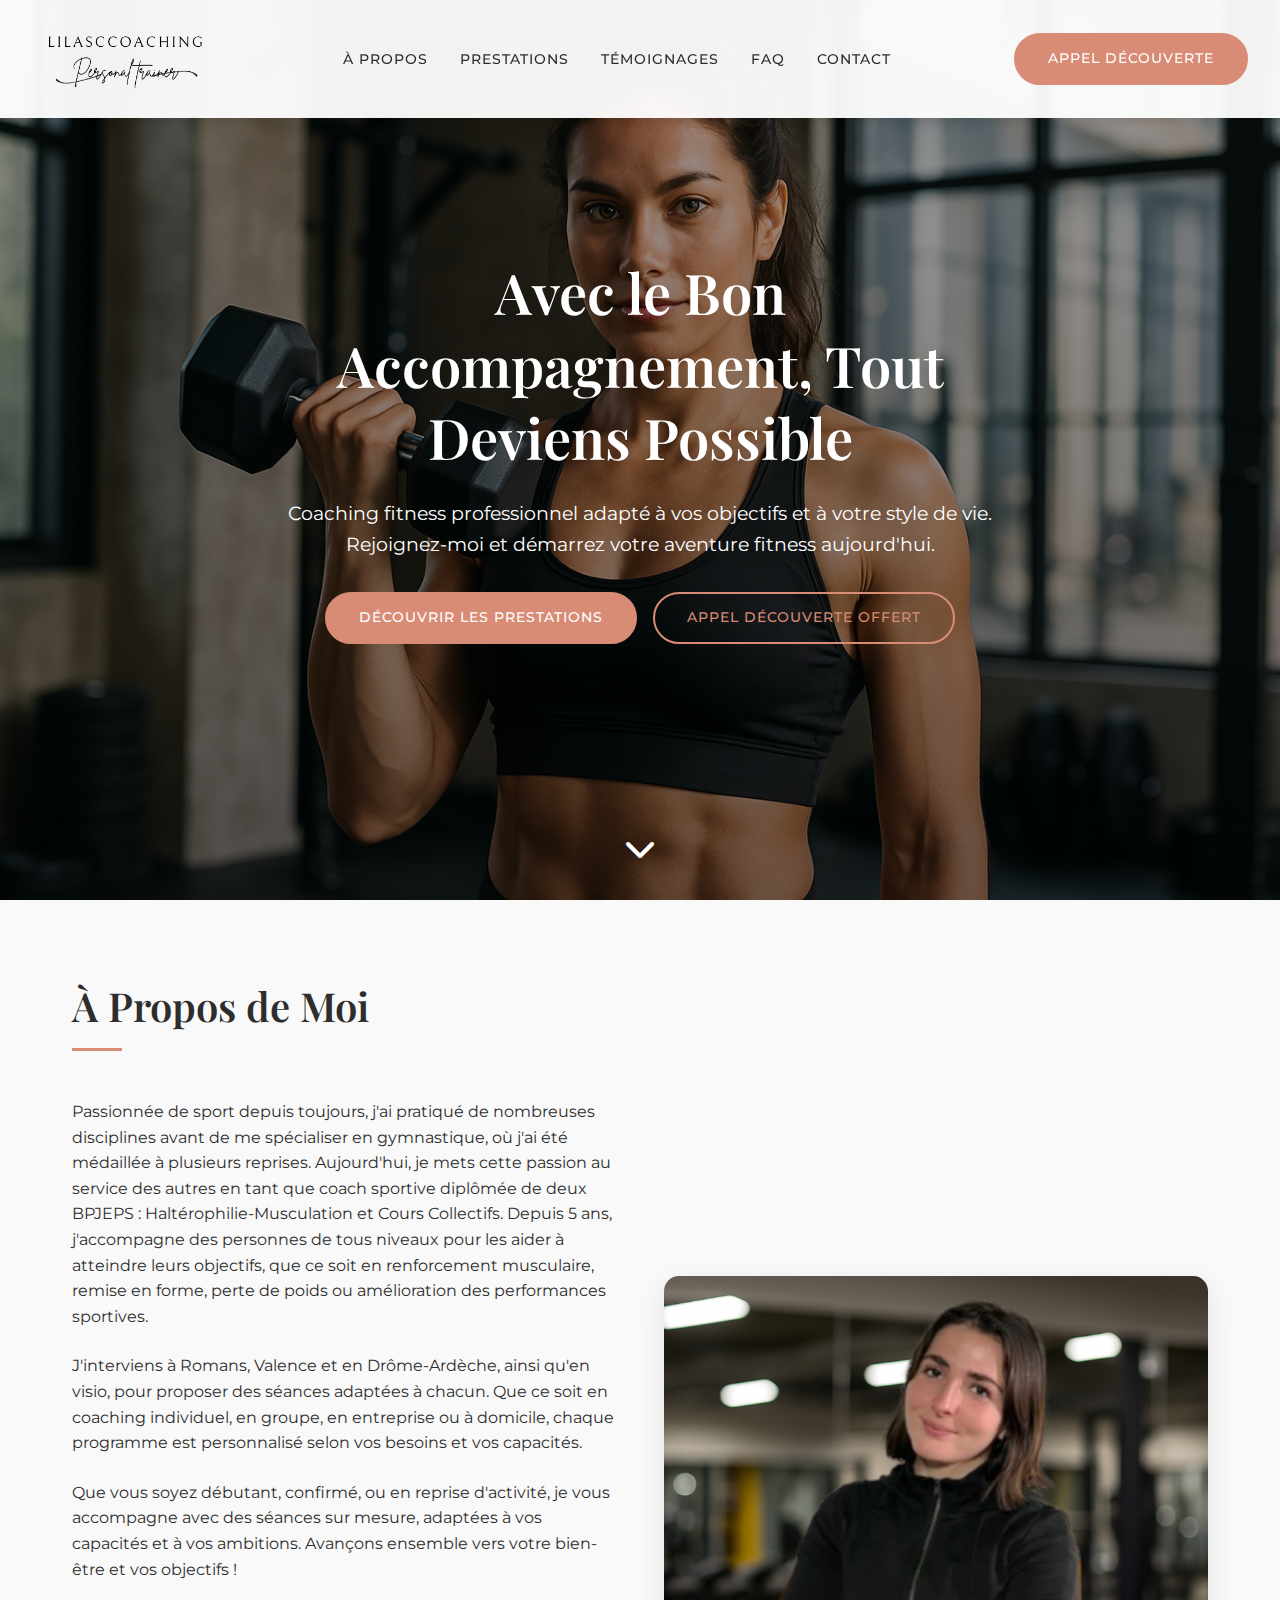
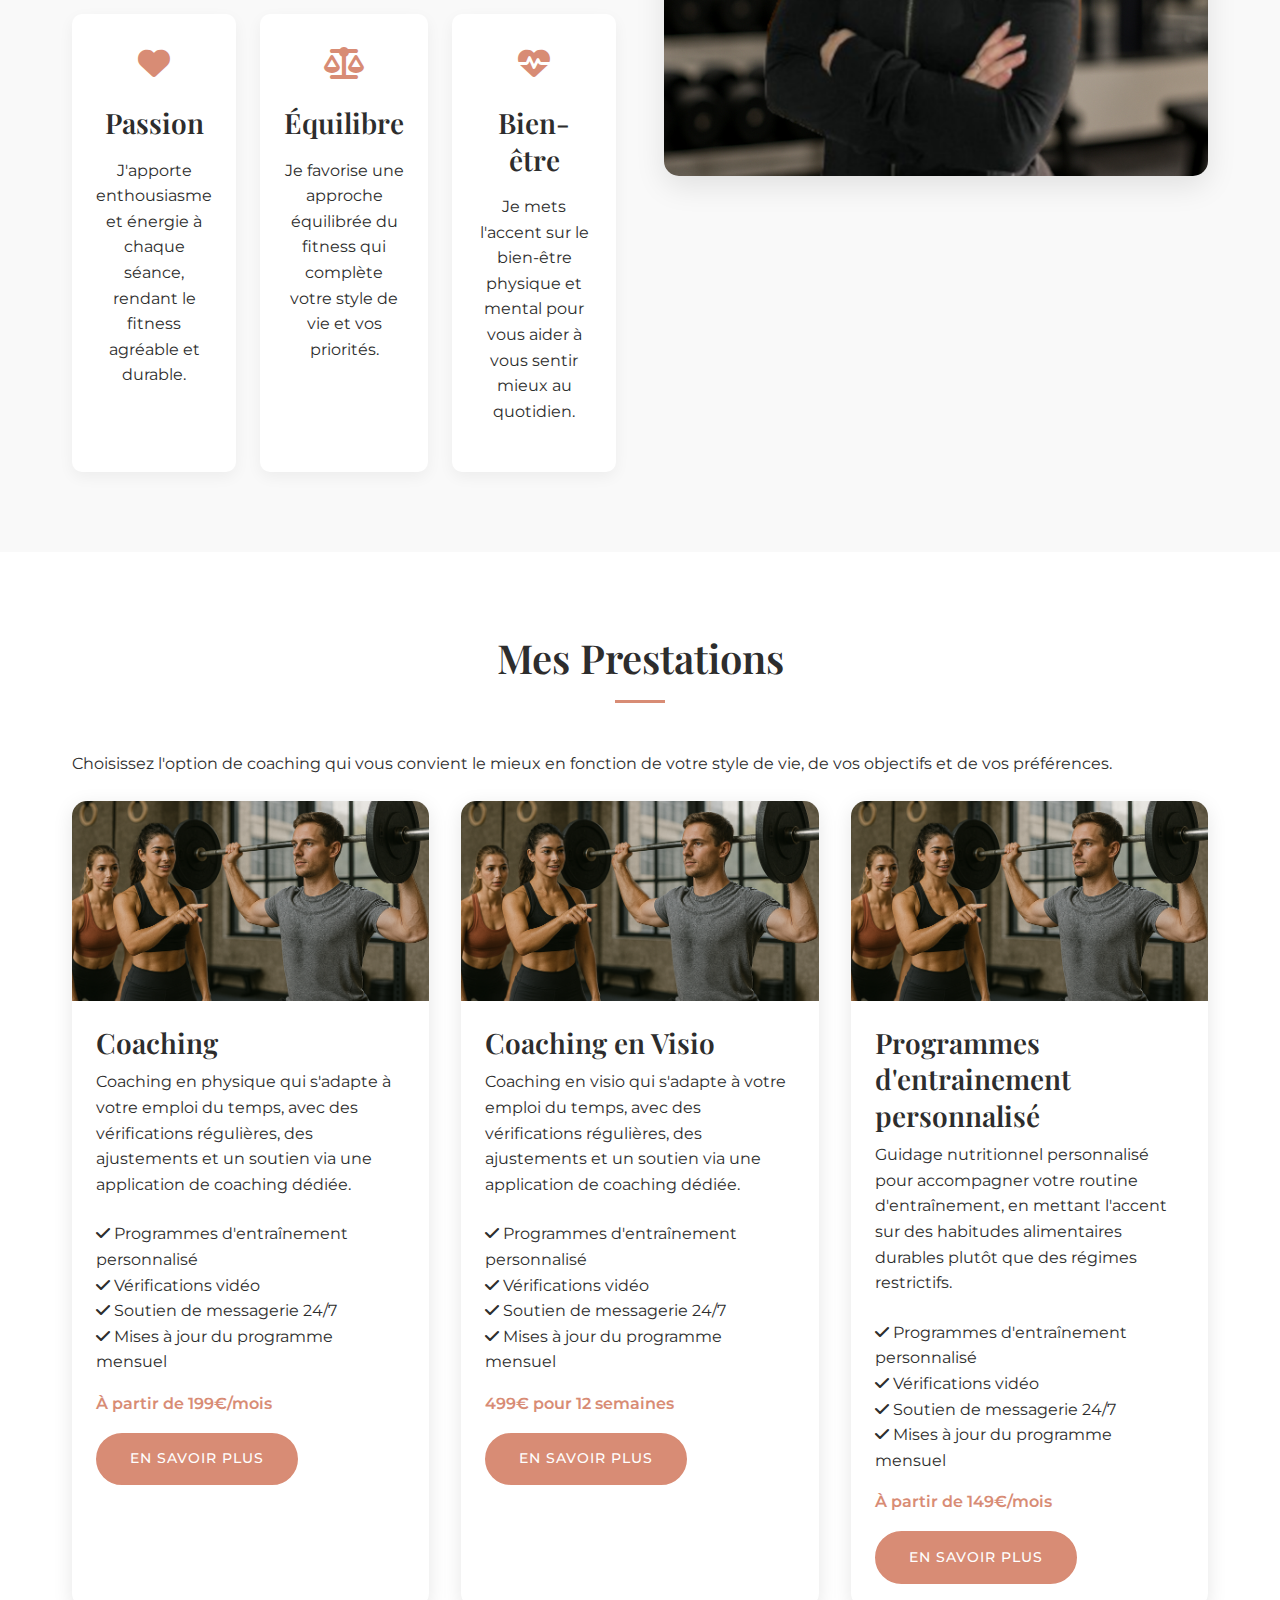
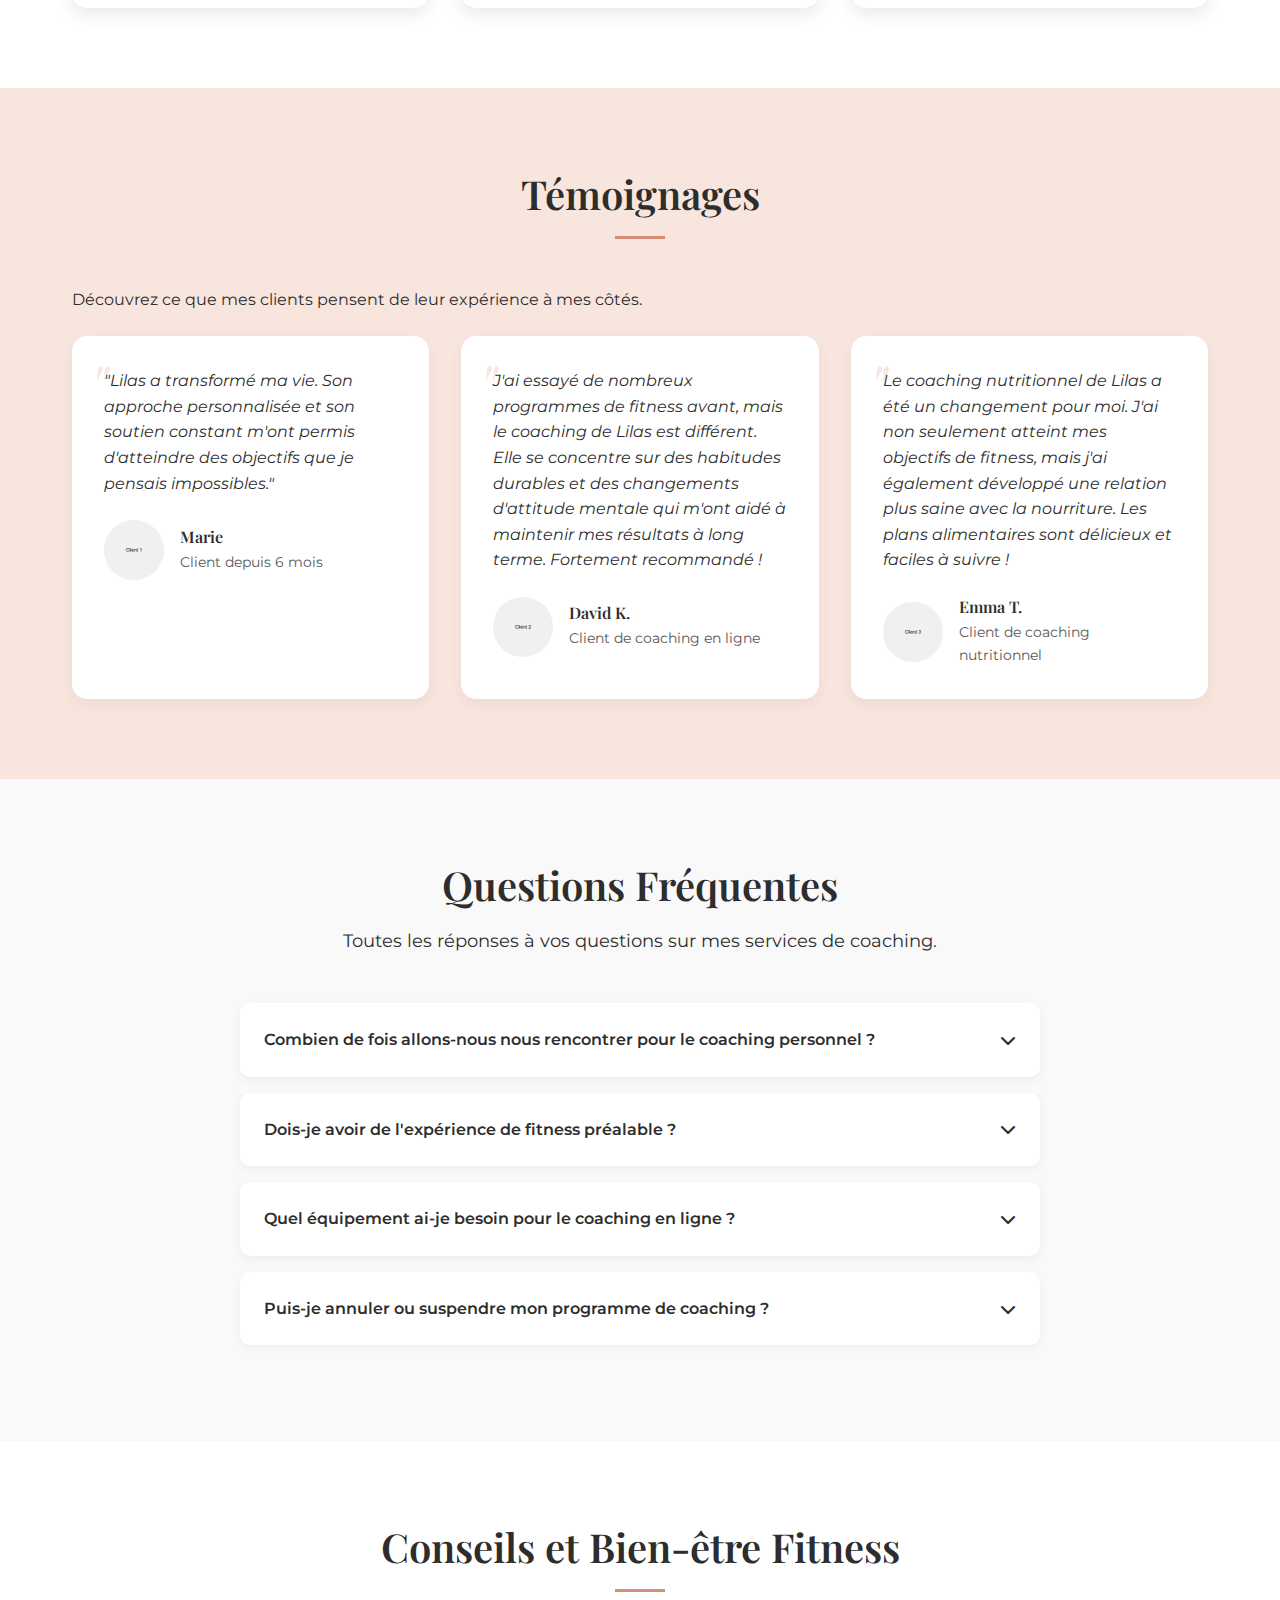
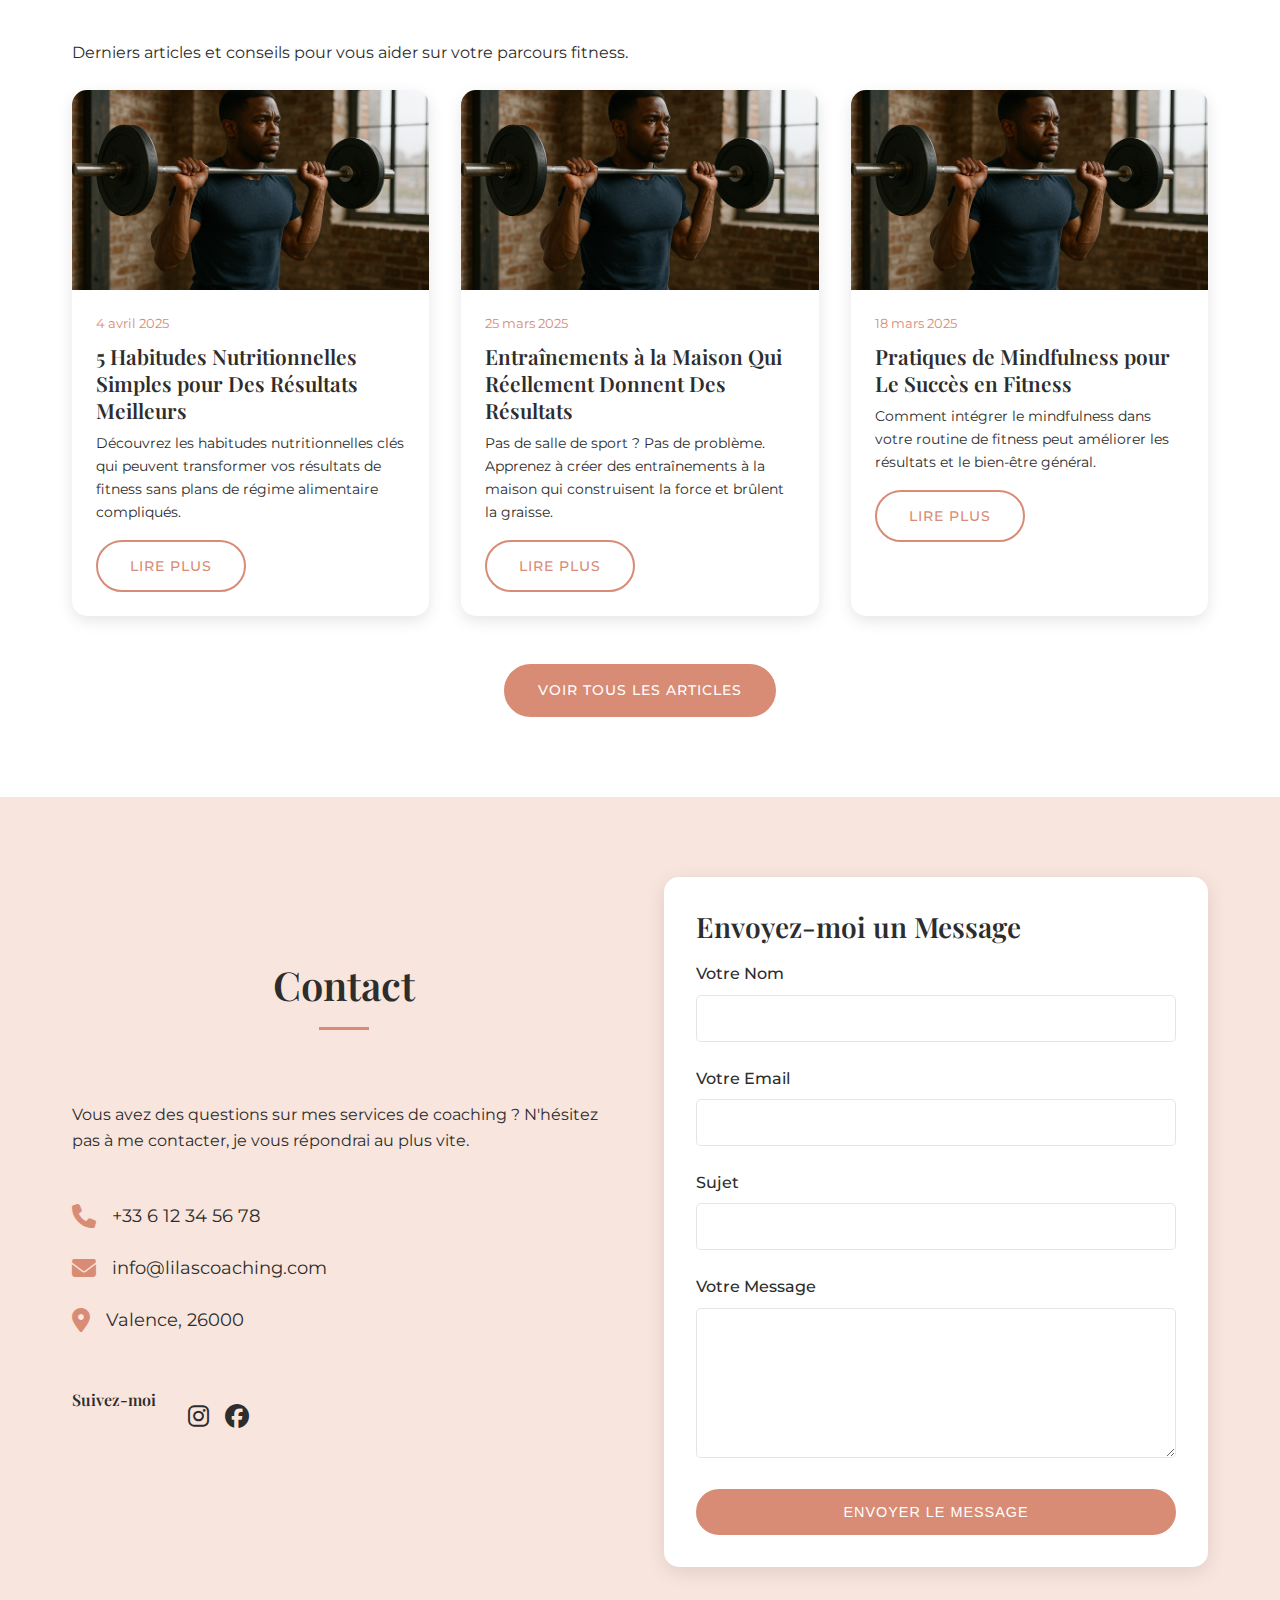
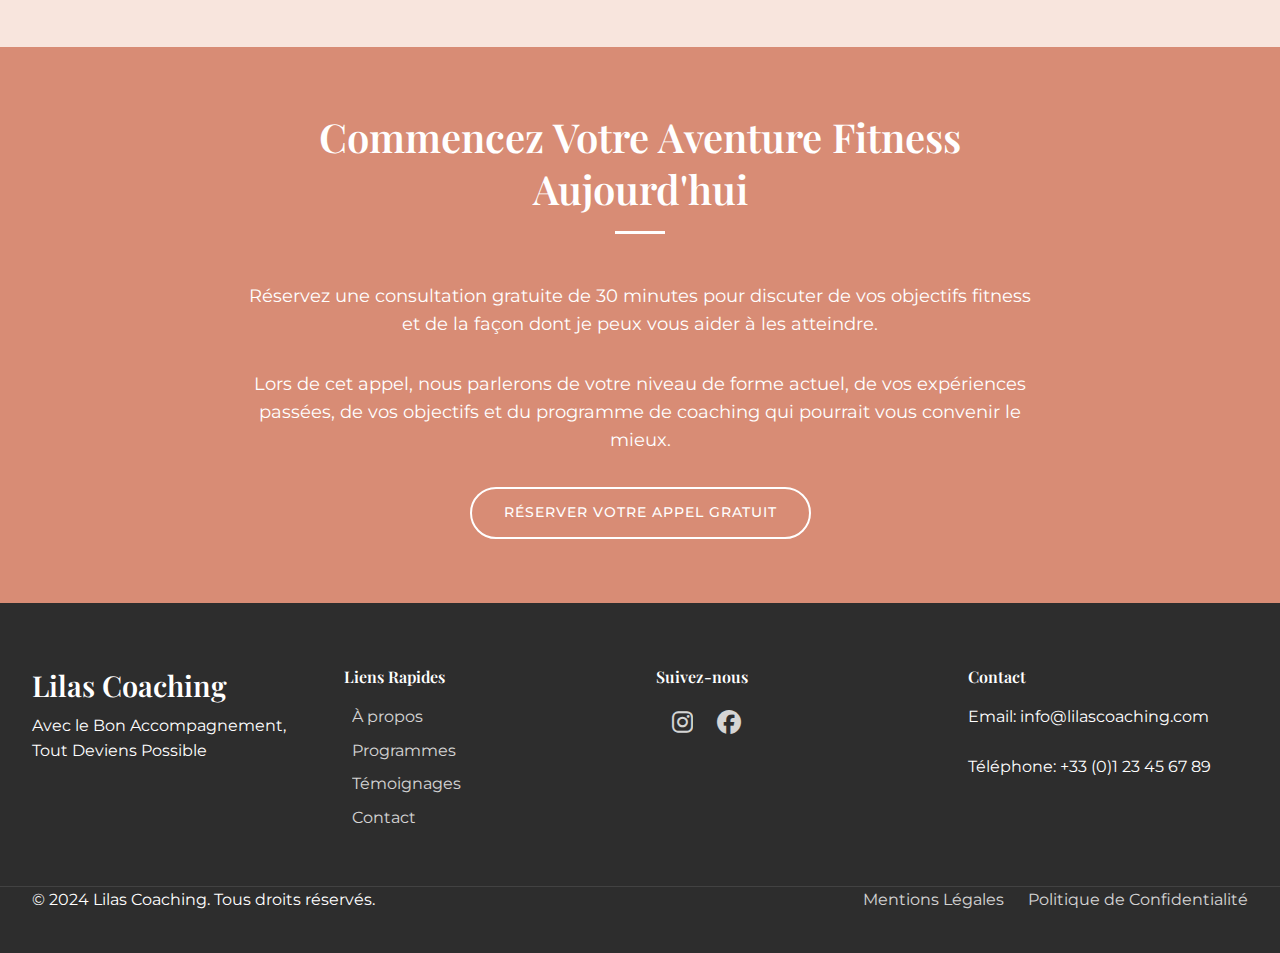
<file: index.html>
<!DOCTYPE html>
<html lang="fr">
<head>
    <meta charset="UTF-8">
    <meta name="viewport" content="width=device-width, initial-scale=1.0">
    <title>Lilas Coaching - Coach Fitness Professionnel</title>
    <meta name="description" content="Transformez votre corps et votre esprit avec Lilas Coaching. Entraînement personnel, coaching en ligne et programmes de transformation adaptés à vos objectifs.">
    <link rel="stylesheet" href="css/styles.css">
    <link rel="stylesheet" href="css/sections.css">
    <link rel="stylesheet" href="css/animations.css">
    <link rel="stylesheet" href="css/hero.css">
    <link rel="stylesheet" href="css/responsive.css">
    <!-- Font Awesome for icons -->
    <link rel="stylesheet" href="https://cdnjs.cloudflare.com/ajax/libs/font-awesome/6.4.0/css/all.min.css">
    <!-- Google Fonts -->
    <link rel="preconnect" href="https://fonts.googleapis.com">
    <link rel="preconnect" href="https://fonts.gstatic.com" crossorigin>
    <link href="https://fonts.googleapis.com/css2?family=Montserrat:wght@300;400;500;600;700&family=Playfair+Display:wght@400;500;600;700&display=swap" rel="stylesheet">
</head>
<body>
    <!-- Navigation -->
    <header>
        <nav class="navbar">
            <div class="logo">
                <a href="#hero"><img src="assets/logo.png" alt="Lilas Coaching Logo"></a>
            </div>
            <div class="nav-links">
                <ul>
                    <li><a href="#about">À propos</a></li>
                    <li><a href="#programs">Prestations</a></li>
                    <li><a href="#testimonials">Témoignages</a></li>
                    <li><a href="#faq">FAQ</a></li>
                    <li><a href="#contact">Contact</a></li>
                </ul>
            </div>
            <div class="cta-button">
                <a href="#consultation" class="btn">Appel découverte</a>
            </div>
            <div class="hamburger">
                <span class="bar"></span>
                <span class="bar"></span>
                <span class="bar"></span>
            </div>
        </nav>
    </header>

    <!-- Hero Section -->
    <section id="hero" class="hero-section">
        <div class="hero-content">
            <h1 class="fade-in">Avec le Bon Accompagnement, Tout Deviens Possible</h1>
            <p class="fade-in">Coaching fitness professionnel adapté à vos objectifs et à votre style de vie. Rejoignez-moi et démarrez votre aventure fitness aujourd'hui.</p>
            <div class="hero-buttons">
                <a href="#programs" class="btn pulse">Découvrir les prestations</a>
                <a href="#consultation" class="btn btn-outline">Appel découverte offert</a>
            </div>
        </div>
        <div class="hero-scroll-down">
            <a href="#about"><i class="fas fa-chevron-down"></i></a>
        </div>
    </section>

    <!-- About Section -->
    <section id="about" class="about-section">
        <div class="container">
            <div class="about-content">
                <div class="about-text">
                    <h2 class="section-title">À Propos de Moi</h2>
                    <p>Passionnée de sport depuis toujours, j'ai pratiqué de nombreuses disciplines avant de me spécialiser en gymnastique, où j'ai été médaillée à plusieurs reprises. Aujourd'hui, je mets cette passion au service des autres en tant que coach sportive diplômée de deux BPJEPS : Haltérophilie-Musculation et Cours Collectifs. Depuis 5 ans, j'accompagne des personnes de tous niveaux pour les aider à atteindre leurs objectifs, que ce soit en renforcement musculaire, remise en forme, perte de poids ou amélioration des performances sportives.</p>
                    <p>J'interviens à Romans, Valence et en Drôme-Ardèche, ainsi qu'en visio, pour proposer des séances adaptées à chacun. Que ce soit en coaching individuel, en groupe, en entreprise ou à domicile, chaque programme est personnalisé selon vos besoins et vos capacités.</p>
                    <p>Que vous soyez débutant, confirmé, ou en reprise d'activité, je vous accompagne avec des séances sur mesure, adaptées à vos capacités et à vos ambitions. Avançons ensemble vers votre bien-être et vos objectifs !</p>
                    
                    <div class="coach-values">
                        <div class="value-item">
                            <div class="value-icon">
                                <i class="fas fa-heart"></i>
                            </div>
                            <h3>Passion</h3>
                            <p>J'apporte enthousiasme et énergie à chaque séance, rendant le fitness agréable et durable.</p>
                        </div>
                        <div class="value-item">
                            <div class="value-icon">
                                <i class="fas fa-balance-scale"></i>
                            </div>
                            <h3>Équilibre</h3>
                            <p>Je favorise une approche équilibrée du fitness qui complète votre style de vie et vos priorités.</p>
                        </div>
                        <div class="value-item">
                            <div class="value-icon">
                                <i class="fas fa-heartbeat"></i>
                            </div>
                            <h3>Bien-être</h3>
                            <p>Je mets l'accent sur le bien-être physique et mental pour vous aider à vous sentir mieux au quotidien.</p>
                        </div>
                    </div>
                </div>
                <div class="about-image">
                    <img src="images/about/coach-profile.png" alt="Lilas - Coach Fitness Professionnel">
                </div>
            </div>
        </div>
    </section>

    <!-- Programs Section -->
    <section id="programs" class="programs-section">
        <div class="container">
            <h2 class="section-title">Mes Prestations</h2>
            <p class="section-description">Choisissez l'option de coaching qui vous convient le mieux en fonction de votre style de vie, de vos objectifs et de vos préférences.</p>
            
            <div class="programs-container">
                
                <!-- Online Coaching -->
                <div class="program-card">
                    <div class="program-image">
                        <img src="images/programs/online-coaching.png" alt="Coaching en Visio">
                    </div>
                    <div class="program-content">
                        <h3>Coaching</h3>
                        <p>Coaching en physique qui s'adapte à votre emploi du temps, avec des vérifications régulières, des ajustements et un soutien via une application de coaching dédiée.</p>
                        <div class="program-features">
                            <ul>
                                <li><i class="fas fa-check"></i> Programmes d'entraînement personnalisé</li>
                                <li><i class="fas fa-check"></i> Vérifications vidéo</li>
                                <li><i class="fas fa-check"></i> Soutien de messagerie 24/7</li>
                                <li><i class="fas fa-check"></i> Mises à jour du programme mensuel</li>
                            </ul>
                        </div>
                        <div class="program-price">À partir de 199€/mois</div>
                        <a href="#consultation" class="btn">En Savoir Plus</a>
                    </div>
                </div>
                
                <!-- Transformation Program -->
                <div class="program-card">
                    <div class="program-image">
                        <img src="images/programs/transformation-program.png" alt="Programme de Transformation">
                    </div>
                    <div class="program-content">
                        <h3>Coaching en Visio</h3>
                        <p>Coaching en visio qui s'adapte à votre emploi du temps, avec des vérifications régulières, des ajustements et un soutien via une application de coaching dédiée.</p>
                        <div class="program-features">
                            <ul>
                                <li><i class="fas fa-check"></i> Programmes d'entraînement personnalisé</li>
                                <li><i class="fas fa-check"></i> Vérifications vidéo</li>
                                <li><i class="fas fa-check"></i> Soutien de messagerie 24/7</li>
                                <li><i class="fas fa-check"></i> Mises à jour du programme mensuel</li>
                            </ul>
                        </div>
                        <div class="program-price">499€ pour 12 semaines</div>
                        <a href="#consultation" class="btn">En Savoir Plus</a>
                    </div>
                </div>
                
                <!-- Nutrition Coaching -->
                <div class="program-card">
                    <div class="program-image">
                        <img src="images/programs/nutrition-coaching.png" alt="Coaching Nutritionnel">
                    </div>
                    <div class="program-content">
                        <h3>Programmes d'entrainement personnalisé</h3>
                        <p>Guidage nutritionnel personnalisé pour accompagner votre routine d'entraînement, en mettant l'accent sur des habitudes alimentaires durables plutôt que des régimes restrictifs.</p>
                        <div class="program-features">
                            <ul>
                                <li><i class="fas fa-check"></i> Programmes d'entraînement personnalisé</li>
                                <li><i class="fas fa-check"></i> Vérifications vidéo</li>
                                <li><i class="fas fa-check"></i> Soutien de messagerie 24/7</li>
                                <li><i class="fas fa-check"></i> Mises à jour du programme mensuel</li>
                            </ul>
                        </div>
                        <div class="program-price">À partir de 149€/mois</div>
                        <a href="#consultation" class="btn">En Savoir Plus</a>
                    </div>
                </div>
            </div>
        </div>
    </section>

    <!-- Testimonials Section -->
    <section id="testimonials" class="testimonials-section">
        <div class="container">
            <h2 class="section-title">Témoignages</h2>
            <p class="section-description">Découvrez ce que mes clients pensent de leur expérience à mes côtés.</p>
            
            <div class="testimonials-container">
                <!-- Testimonial 1 -->
                <div class="testimonial-card">
                    <div class="testimonial-text">
                        <p>"Lilas a transformé ma vie. Son approche personnalisée et son soutien constant m'ont permis d'atteindre des objectifs que je pensais impossibles."</p>
                    </div>
                    <div class="testimonial-author">
                        <div class="author-image">
                            <img src="images/testimonials/client1.png" alt="Marie">
                        </div>
                        <div class="author-info">
                            <h4>Marie</h4>
                            <p>Client depuis 6 mois</p>
                        </div>
                    </div>
                </div>
                
                <!-- Testimonial 2 -->
                <div class="testimonial-card">
                    <div class="testimonial-text">
                        <p>J'ai essayé de nombreux programmes de fitness avant, mais le coaching de Lilas est différent. Elle se concentre sur des habitudes durables et des changements d'attitude mentale qui m'ont aidé à maintenir mes résultats à long terme. Fortement recommandé !</p>
                    </div>
                    <div class="testimonial-author">
                        <div class="author-image">
                            <img src="images/testimonials/client2.png" alt="David K.">
                        </div>
                        <div class="author-info">
                            <h4>David K.</h4>
                            <p>Client de coaching en ligne</p>
                        </div>
                    </div>
                </div>
                
                <!-- Testimonial 3 -->
                <div class="testimonial-card">
                    <div class="testimonial-text">
                        <p>Le coaching nutritionnel de Lilas a été un changement pour moi. J'ai non seulement atteint mes objectifs de fitness, mais j'ai également développé une relation plus saine avec la nourriture. Les plans alimentaires sont délicieux et faciles à suivre !</p>
                    </div>
                    <div class="testimonial-author">
                        <div class="author-image">
                            <img src="images/testimonials/client3.png" alt="Emma T.">
                        </div>
                        <div class="author-info">
                            <h4>Emma T.</h4>
                            <p>Client de coaching nutritionnel</p>
                        </div>
                    </div>
                </div>
            </div>
        </div>
    </section>

    <!-- Transformations Section -->
    <section id="transformations" class="transformations-section">
        <div class="container">
            <h2 class="section-title">Transformations Réelles</h2>
            <p class="section-description">Voyez les résultats incroyables que mes clients ont obtenus grâce à la détermination et à la bonne guidance.</p>
            
            <div class="transformation-container">
                <!-- Transformation 1 -->
                <div class="transformation-item">
                    <div class="comparison-slider">
                        <div class="before-image">
                            <img src="images/transformations/before1.png" alt="Avant Transformation">
                        </div>
                        <div class="after-image">
                            <img src="images/transformations/after1.png" alt="Après Transformation">
                        </div>
                        <div class="slider-handle" id="slider-handle-1"></div>
                    </div>
                    <div class="transformation-caption">
                        <h3>Programme de Transformation de 12 Semaines</h3>
                        <p>Le parcours de Jessica : perte de 12kg et amélioration significative de la tonification musculaire</p>
                    </div>
                </div>
            </div>
            
            <div class="transformation-cta">
                <p>Prêt à commencer votre propre parcours de transformation ?</p>
                <a href="#consultation" class="btn">Commencez Aujourd'hui</a>
            </div>
        </div>
    </section>

    <!-- FAQ Section -->
    <section id="faq" class="faq-section">
        <div class="container">
            <div class="section-header">
                <h2 class="text-center">Questions Fréquentes</h2>
                <p class="text-center">Toutes les réponses à vos questions sur mes services de coaching.</p>
            </div>
            
            <div class="faq-container">
                <!-- FAQ Item 1 -->
                <div class="faq-item">
                    <div class="faq-question" onclick="toggleFAQ(this)">
                        <span>Combien de fois allons-nous nous rencontrer pour le coaching personnel ?</span>
                        <i class="fas fa-chevron-down"></i>
                    </div>
                    <div class="faq-answer">
                        <p>Pour le coaching personnel, nous nous rencontrons généralement 2-3 fois par semaine, en fonction de vos objectifs et de votre emploi du temps. Chaque séance dure environ 60 minutes. Nous pouvons ajuster la fréquence en fonction de votre progression et de votre disponibilité.</p>
                    </div>
                </div>
                
                <!-- FAQ Item 2 -->
                <div class="faq-item">
                    <div class="faq-question" onclick="toggleFAQ(this)">
                        <span>Dois-je avoir de l'expérience de fitness préalable ?</span>
                        <i class="fas fa-chevron-down"></i>
                    </div>
                    <div class="faq-answer">
                        <p>Pas du tout ! Mes programmes sont conçus pour tous les niveaux de fitness, de débutants complets à athlètes avancés. Je vous créerai un plan personnalisé qui correspond à votre niveau de fitness actuel et progressera graduellement à mesure que vous construirez de la force et de la confiance.</p>
                    </div>
                </div>
                
                <!-- FAQ Item 3 -->
                <div class="faq-item">
                    <div class="faq-question" onclick="toggleFAQ(this)">
                        <span>Quel équipement ai-je besoin pour le coaching en ligne ?</span>
                        <i class="fas fa-chevron-down"></i>
                    </div>
                    <div class="faq-answer">
                        <p>Pour le coaching en ligne, je peux concevoir des programmes basés sur l'équipement que vous avez à disposition. Cela peut aller de simples exercices avec seulement votre corps à des programmes nécessitant uniquement des équipements de base (haltères, bandes élastiques) ou un accès complet à la salle de sport. Nous discuterons de vos ressources disponibles lors de la consultation initiale.</p>
                    </div>
                </div>
                
                <!-- FAQ Item 6 -->
                <div class="faq-item">
                    <div class="faq-question" onclick="toggleFAQ(this)">
                        <span>Puis-je annuler ou suspendre mon programme de coaching ?</span>
                        <i class="fas fa-chevron-down"></i>
                    </div>
                    <div class="faq-answer">
                        <p>Oui, je comprends que les circonstances de la vie changent. Pour les programmes de coaching mensuels, vous pouvez suspendre ou annuler avec 7 jours de préavis avant le prochain cycle de facturation. Pour le programme de transformation de 12 semaines, nous pouvons discuter des options si votre situation change.</p>
                    </div>
                </div>
            </div>
        </div>
    </section>

    <!-- Blog Section -->
    <section id="blog" class="blog-section">
        <div class="container">
            <h2 class="section-title">Conseils et Bien-être Fitness</h2>
            <p class="section-description">Derniers articles et conseils pour vous aider sur votre parcours fitness.</p>
            
            <div class="blog-container">
                <!-- Blog Post 1 -->
                <div class="blog-card">
                    <div class="blog-image">
                        <img src="images/blog/blog1.png" alt="Conseils Nutritionnels">
                    </div>
                    <div class="blog-content">
                        <div class="blog-date">4 avril 2025</div>
                        <h3>5 Habitudes Nutritionnelles Simples pour Des Résultats Meilleurs</h3>
                        <p class="blog-excerpt">Découvrez les habitudes nutritionnelles clés qui peuvent transformer vos résultats de fitness sans plans de régime alimentaire compliqués.</p>
                        <a href="#" class="btn btn-outline">Lire Plus</a>
                    </div>
                </div>
                
                <!-- Blog Post 2 -->
                <div class="blog-card">
                    <div class="blog-image">
                        <img src="images/blog/blog2.png" alt="Routines d'Entraînement Efficaces">
                    </div>
                    <div class="blog-content">
                        <div class="blog-date">25 mars 2025</div>
                        <h3>Entraînements à la Maison Qui Réellement Donnent Des Résultats</h3>
                        <p class="blog-excerpt">Pas de salle de sport ? Pas de problème. Apprenez à créer des entraînements à la maison qui construisent la force et brûlent la graisse.</p>
                        <a href="#" class="btn btn-outline">Lire Plus</a>
                    </div>
                </div>
                
                <!-- Blog Post 3 -->
                <div class="blog-card">
                    <div class="blog-image">
                        <img src="images/blog/blog3.png" alt="Mindfulness et Bien-être">
                    </div>
                    <div class="blog-content">
                        <div class="blog-date">18 mars 2025</div>
                        <h3>Pratiques de Mindfulness pour Le Succès en Fitness</h3>
                        <p class="blog-excerpt">Comment intégrer le mindfulness dans votre routine de fitness peut améliorer les résultats et le bien-être général.</p>
                        <a href="#" class="btn btn-outline">Lire Plus</a>
                    </div>
                </div>
            </div>
            
            <div class="blog-cta">
                <a href="#" class="btn">Voir Tous Les Articles</a>
            </div>
        </div>
    </section>

    <!-- Contact Section -->
    <section id="contact" class="contact-section">
        <div class="container">
            <div class="contact-container">
                <div class="contact-info">
                    <h2 class="section-title">Contact</h2>
                    <p class="section-description">Vous avez des questions sur mes services de coaching ? N'hésitez pas à me contacter, je vous répondrai au plus vite.</p>
                    
                    <div class="info-item">
                        <i class="fas fa-phone"></i>
                        <p>+33 6 12 34 56 78</p>
                    </div>
                    
                    <div class="info-item">
                        <i class="fas fa-envelope"></i>
                        <p>info@lilascoaching.com</p>
                    </div>
                    
                    <div class="info-item">
                        <i class="fas fa-map-marker-alt"></i>
                        <p>Valence, 26000</p>
                    </div>
                    
                    <div class="social-links">
                        <h4>Suivez-moi</h4>
                        <div class="social-icons">
                            <a href="#" aria-label="Instagram"><i class="fab fa-instagram"></i></a>
                            <a href="#" aria-label="Facebook"><i class="fab fa-facebook"></i></a>
                        </div>
                    </div>
                </div>
                
                <div class="contact-form">
                    <h3>Envoyez-moi un Message</h3>
                    <form id="contact-form">
                        <div class="form-group">
                            <label for="name">Votre Nom</label>
                            <input type="text" id="name" class="form-control" required>
                        </div>
                        
                        <div class="form-group">
                            <label for="email">Votre Email</label>
                            <input type="email" id="email" class="form-control" required>
                        </div>
                        
                        <div class="form-group">
                            <label for="subject">Sujet</label>
                            <input type="text" id="subject" class="form-control">
                        </div>
                        
                        <div class="form-group">
                            <label for="message">Votre Message</label>
                            <textarea id="message" class="form-control" rows="5" required></textarea>
                        </div>
                        
                        <button type="submit" class="btn">Envoyer le Message</button>
                    </form>
                </div>
            </div>
        </div>
    </section>

    <!-- Free Consultation Section -->
    <section id="consultation" class="consultation-section">
        <div class="container">
            <div class="consultation-content">
                <h2 class="section-title">Commencez Votre Aventure Fitness Aujourd'hui</h2>
                <p>Réservez une consultation gratuite de 30 minutes pour discuter de vos objectifs fitness et de la façon dont je peux vous aider à les atteindre.</p>
                <p>Lors de cet appel, nous parlerons de votre niveau de forme actuel, de vos expériences passées, de vos objectifs et du programme de coaching qui pourrait vous convenir le mieux.</p>
                <a href="#" class="btn consultation">Réserver Votre Appel Gratuit</a>
            </div>
        </div>
    </section>

    <!-- Footer -->
    <footer>
        <div class="footer-content">
            <div class="footer-logo">
                <h3>Lilas Coaching</h3>
                <p>Avec le Bon Accompagnement,<br>Tout Deviens Possible</p>
            </div>
            <div class="footer-links">
                <h4>Liens Rapides</h4>
                <ul>
                    <li><a href="#about">À propos</a></li>
                    <li><a href="#programs">Programmes</a></li>
                    <li><a href="#testimonials">Témoignages</a></li>
                    <li><a href="#contact">Contact</a></li>
                </ul>
            </div>
            <div class="footer-social">
                <h4>Suivez-nous</h4>
                <div class="social-icons">
                    <a href="#" aria-label="Instagram"><i class="fab fa-instagram"></i></a>
                    <a href="#" aria-label="Facebook"><i class="fab fa-facebook"></i></a>
                </div>
            </div>
            <div class="footer-contact">
                <h4>Contact</h4>
                <p>Email: info@lilascoaching.com</p>
                <p>Téléphone: +33 (0)1 23 45 67 89</p>
            </div>
        </div>
        <div class="footer-bottom">
            <p>&copy; 2024 Lilas Coaching. Tous droits réservés.</p>
            <div class="legal-links">
                <a href="mentions-legales.html">Mentions Légales</a>
                <a href="politique-confidentialite.html">Politique de Confidentialité</a>
            </div>
        </div>
    </footer>

    <!-- JavaScript -->
    <script src="js/main.js"></script>
    <script src="js/transformations.js"></script>
    <script src="js/forms.js"></script>
    <script src="js/animations.js"></script>
</body>
</html>
</file>
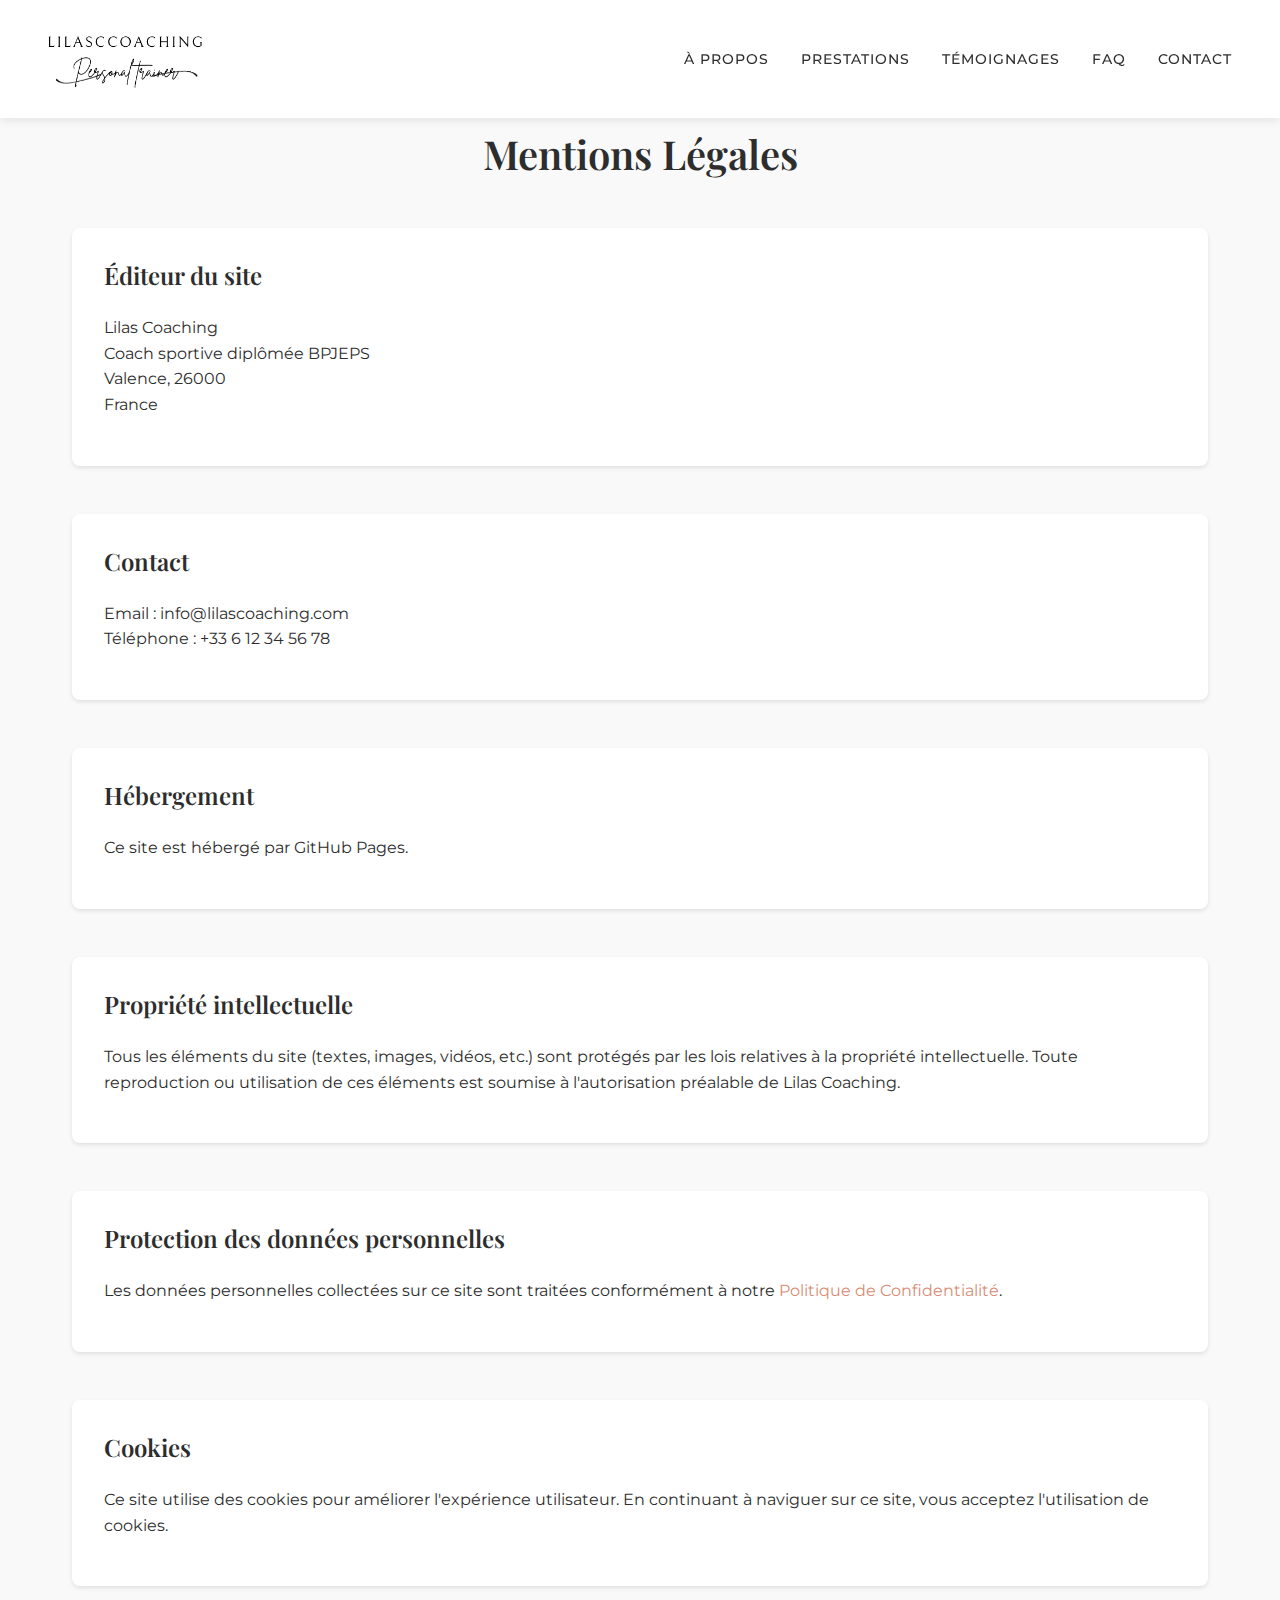
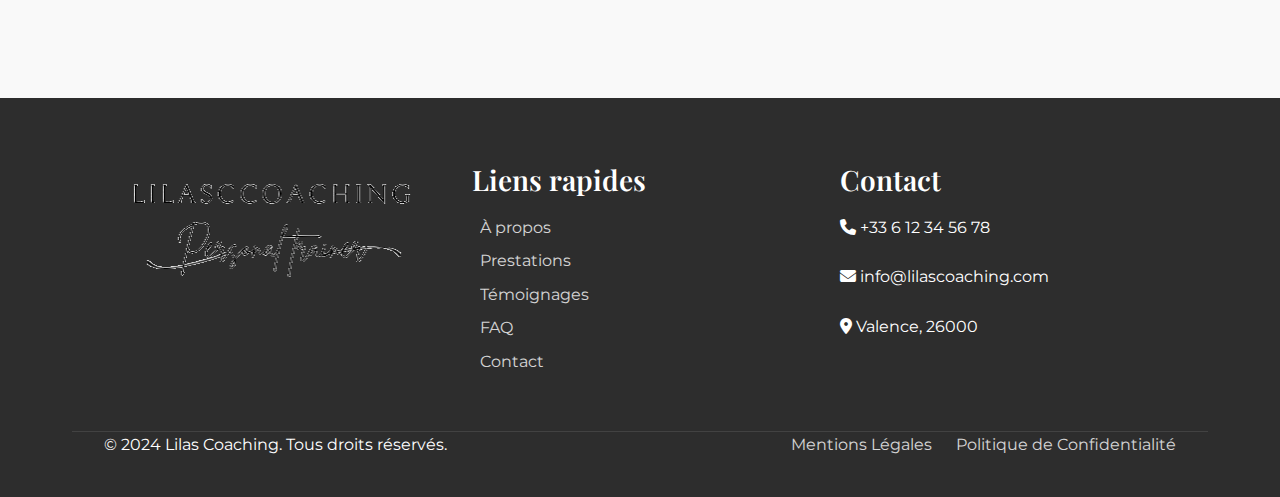
<file: mentions-legales.html>
<!DOCTYPE html>
<html lang="fr">
<head>
    <meta charset="UTF-8">
    <meta name="viewport" content="width=device-width, initial-scale=1.0">
    <title>Mentions Légales - Lilas Coaching</title>
    <link rel="stylesheet" href="css/styles.css">
    <link rel="stylesheet" href="css/sections.css">
    <link rel="stylesheet" href="css/responsive.css">
    <!-- Font Awesome for icons -->
    <link rel="stylesheet" href="https://cdnjs.cloudflare.com/ajax/libs/font-awesome/6.4.0/css/all.min.css">
    <!-- Google Fonts -->
    <link rel="preconnect" href="https://fonts.googleapis.com">
    <link rel="preconnect" href="https://fonts.gstatic.com" crossorigin>
    <link href="https://fonts.googleapis.com/css2?family=Montserrat:wght@300;400;500;600;700&family=Playfair+Display:wght@400;500;600;700&display=swap" rel="stylesheet">
</head>
<body>
    <!-- Navigation -->
    <header>
        <nav class="navbar">
            <div class="logo">
                <a href="index.html"><img src="assets/logo.png" alt="Lilas Coaching Logo"></a>
            </div>
            <div class="nav-links">
                <ul>
                    <li><a href="index.html#about">À propos</a></li>
                    <li><a href="index.html#programs">Prestations</a></li>
                    <li><a href="index.html#testimonials">Témoignages</a></li>
                    <li><a href="index.html#faq">FAQ</a></li>
                    <li><a href="index.html#contact">Contact</a></li>
                </ul>
            </div>
            <div class="hamburger">
                <span class="bar"></span>
                <span class="bar"></span>
                <span class="bar"></span>
            </div>
        </nav>
    </header>

    <main class="legal-content">
        <div class="container">
            <h1>Mentions Légales</h1>
            
            <section>
                <h2>Éditeur du site</h2>
                <p>Lilas Coaching<br>
                Coach sportive diplômée BPJEPS<br>
                Valence, 26000<br>
                France</p>
            </section>

            <section>
                <h2>Contact</h2>
                <p>Email : info@lilascoaching.com<br>
                Téléphone : +33 6 12 34 56 78</p>
            </section>

            <section>
                <h2>Hébergement</h2>
                <p>Ce site est hébergé par GitHub Pages.</p>
            </section>

            <section>
                <h2>Propriété intellectuelle</h2>
                <p>Tous les éléments du site (textes, images, vidéos, etc.) sont protégés par les lois relatives à la propriété intellectuelle. Toute reproduction ou utilisation de ces éléments est soumise à l'autorisation préalable de Lilas Coaching.</p>
            </section>

            <section>
                <h2>Protection des données personnelles</h2>
                <p>Les données personnelles collectées sur ce site sont traitées conformément à notre <a href="politique-confidentialite.html">Politique de Confidentialité</a>.</p>
            </section>

            <section>
                <h2>Cookies</h2>
                <p>Ce site utilise des cookies pour améliorer l'expérience utilisateur. En continuant à naviguer sur ce site, vous acceptez l'utilisation de cookies.</p>
            </section>
        </div>
    </main>

    <footer>
        <div class="container">
            <div class="footer-content">
                <div class="footer-logo">
                    <img src="assets/logo.png" alt="Lilas Coaching Logo">
                </div>
                <div class="footer-links">
                    <h3>Liens rapides</h3>
                    <ul>
                        <li><a href="index.html#about">À propos</a></li>
                        <li><a href="index.html#programs">Prestations</a></li>
                        <li><a href="index.html#testimonials">Témoignages</a></li>
                        <li><a href="index.html#faq">FAQ</a></li>
                        <li><a href="index.html#contact">Contact</a></li>
                    </ul>
                </div>
                <div class="footer-contact">
                    <h3>Contact</h3>
                    <p><i class="fas fa-phone"></i> +33 6 12 34 56 78</p>
                    <p><i class="fas fa-envelope"></i> info@lilascoaching.com</p>
                    <p><i class="fas fa-map-marker-alt"></i> Valence, 26000</p>
                </div>
            </div>
            <div class="footer-bottom">
                <p>&copy; 2024 Lilas Coaching. Tous droits réservés.</p>
                <div class="legal-links">
                    <a href="mentions-legales.html">Mentions Légales</a>
                    <a href="politique-confidentialite.html">Politique de Confidentialité</a>
                </div>
            </div>
        </div>
    </footer>

    <script src="js/main.js"></script>
</body>
</html>
</file>
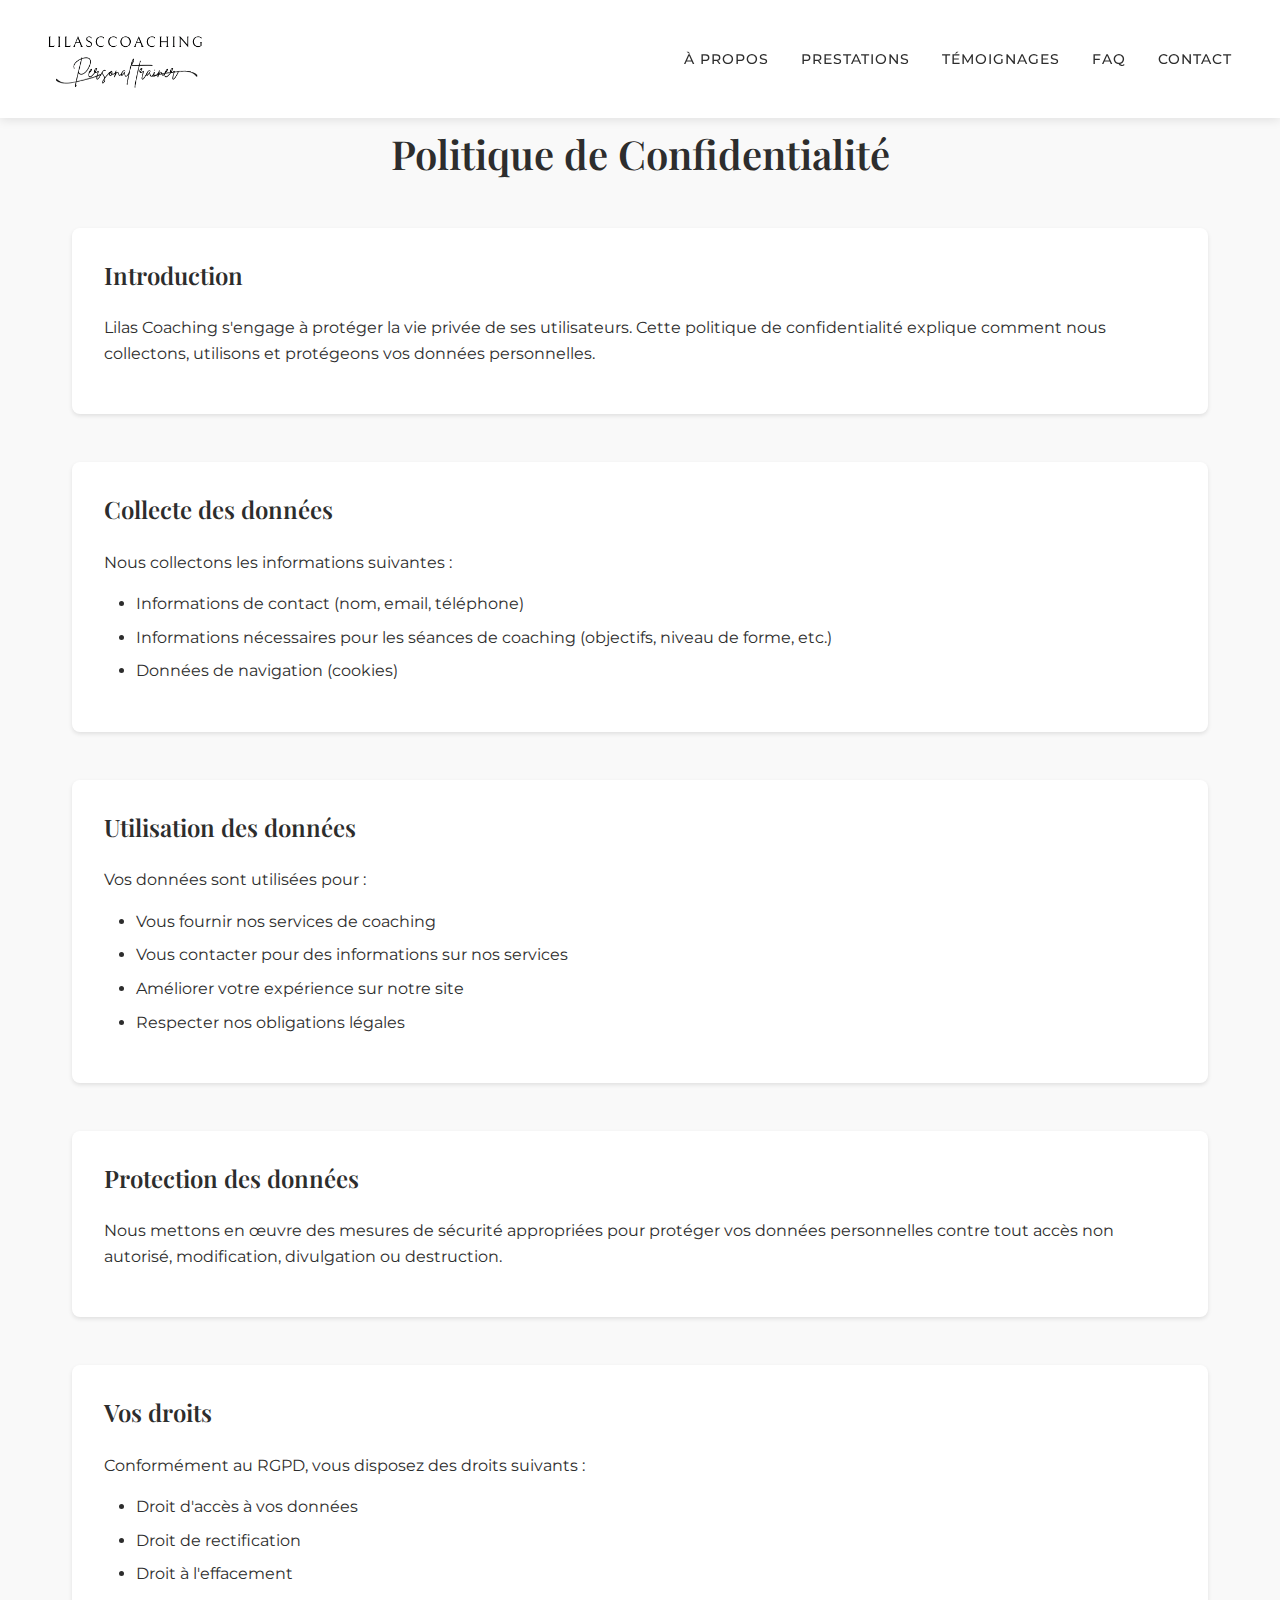
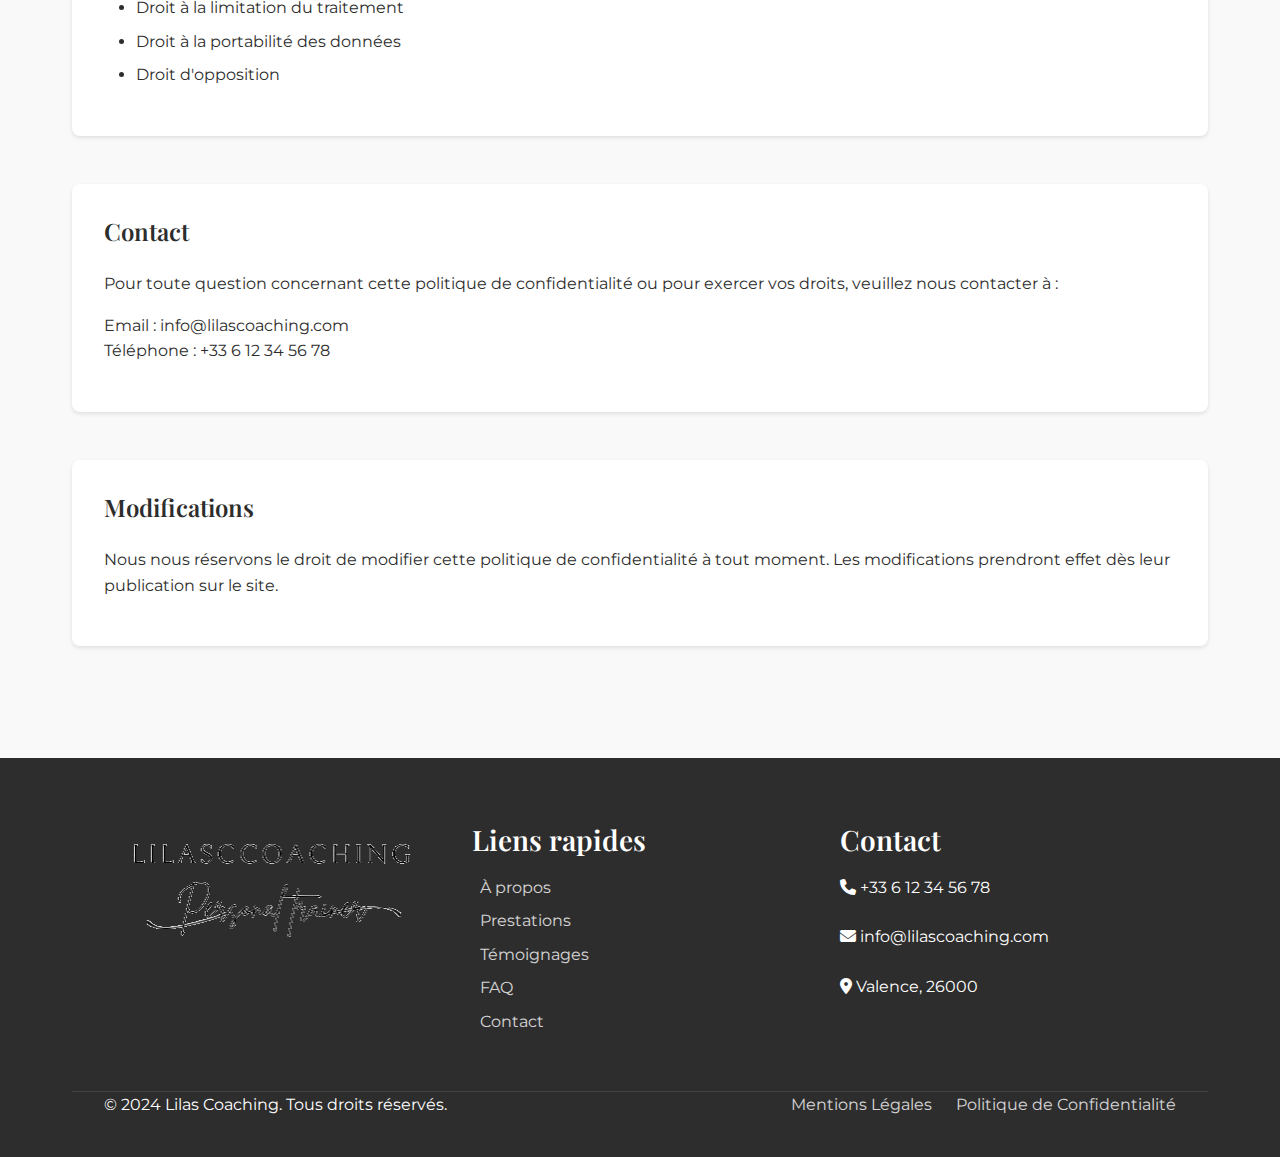
<file: politique-confidentialite.html>
<!DOCTYPE html>
<html lang="fr">
<head>
    <meta charset="UTF-8">
    <meta name="viewport" content="width=device-width, initial-scale=1.0">
    <title>Politique de Confidentialité - Lilas Coaching</title>
    <link rel="stylesheet" href="css/styles.css">
    <link rel="stylesheet" href="css/sections.css">
    <link rel="stylesheet" href="css/responsive.css">
    <!-- Font Awesome for icons -->
    <link rel="stylesheet" href="https://cdnjs.cloudflare.com/ajax/libs/font-awesome/6.4.0/css/all.min.css">
    <!-- Google Fonts -->
    <link rel="preconnect" href="https://fonts.googleapis.com">
    <link rel="preconnect" href="https://fonts.gstatic.com" crossorigin>
    <link href="https://fonts.googleapis.com/css2?family=Montserrat:wght@300;400;500;600;700&family=Playfair+Display:wght@400;500;600;700&display=swap" rel="stylesheet">
</head>
<body>
    <!-- Navigation -->
    <header>
        <nav class="navbar">
            <div class="logo">
                <a href="index.html"><img src="assets/logo.png" alt="Lilas Coaching Logo"></a>
            </div>
            <div class="nav-links">
                <ul>
                    <li><a href="index.html#about">À propos</a></li>
                    <li><a href="index.html#programs">Prestations</a></li>
                    <li><a href="index.html#testimonials">Témoignages</a></li>
                    <li><a href="index.html#faq">FAQ</a></li>
                    <li><a href="index.html#contact">Contact</a></li>
                </ul>
            </div>
            <div class="hamburger">
                <span class="bar"></span>
                <span class="bar"></span>
                <span class="bar"></span>
            </div>
        </nav>
    </header>

    <main class="legal-content">
        <div class="container">
            <h1>Politique de Confidentialité</h1>
            
            <section>
                <h2>Introduction</h2>
                <p>Lilas Coaching s'engage à protéger la vie privée de ses utilisateurs. Cette politique de confidentialité explique comment nous collectons, utilisons et protégeons vos données personnelles.</p>
            </section>

            <section>
                <h2>Collecte des données</h2>
                <p>Nous collectons les informations suivantes :</p>
                <ul>
                    <li>Informations de contact (nom, email, téléphone)</li>
                    <li>Informations nécessaires pour les séances de coaching (objectifs, niveau de forme, etc.)</li>
                    <li>Données de navigation (cookies)</li>
                </ul>
            </section>

            <section>
                <h2>Utilisation des données</h2>
                <p>Vos données sont utilisées pour :</p>
                <ul>
                    <li>Vous fournir nos services de coaching</li>
                    <li>Vous contacter pour des informations sur nos services</li>
                    <li>Améliorer votre expérience sur notre site</li>
                    <li>Respecter nos obligations légales</li>
                </ul>
            </section>

            <section>
                <h2>Protection des données</h2>
                <p>Nous mettons en œuvre des mesures de sécurité appropriées pour protéger vos données personnelles contre tout accès non autorisé, modification, divulgation ou destruction.</p>
            </section>

            <section>
                <h2>Vos droits</h2>
                <p>Conformément au RGPD, vous disposez des droits suivants :</p>
                <ul>
                    <li>Droit d'accès à vos données</li>
                    <li>Droit de rectification</li>
                    <li>Droit à l'effacement</li>
                    <li>Droit à la limitation du traitement</li>
                    <li>Droit à la portabilité des données</li>
                    <li>Droit d'opposition</li>
                </ul>
            </section>

            <section>
                <h2>Contact</h2>
                <p>Pour toute question concernant cette politique de confidentialité ou pour exercer vos droits, veuillez nous contacter à :</p>
                <p>Email : info@lilascoaching.com<br>
                Téléphone : +33 6 12 34 56 78</p>
            </section>

            <section>
                <h2>Modifications</h2>
                <p>Nous nous réservons le droit de modifier cette politique de confidentialité à tout moment. Les modifications prendront effet dès leur publication sur le site.</p>
            </section>
        </div>
    </main>

    <footer>
        <div class="container">
            <div class="footer-content">
                <div class="footer-logo">
                    <img src="assets/logo.png" alt="Lilas Coaching Logo">
                </div>
                <div class="footer-links">
                    <h3>Liens rapides</h3>
                    <ul>
                        <li><a href="index.html#about">À propos</a></li>
                        <li><a href="index.html#programs">Prestations</a></li>
                        <li><a href="index.html#testimonials">Témoignages</a></li>
                        <li><a href="index.html#faq">FAQ</a></li>
                        <li><a href="index.html#contact">Contact</a></li>
                    </ul>
                </div>
                <div class="footer-contact">
                    <h3>Contact</h3>
                    <p><i class="fas fa-phone"></i> +33 6 12 34 56 78</p>
                    <p><i class="fas fa-envelope"></i> info@lilascoaching.com</p>
                    <p><i class="fas fa-map-marker-alt"></i> Valence, 26000</p>
                </div>
            </div>
            <div class="footer-bottom">
                <p>&copy; 2024 Lilas Coaching. Tous droits réservés.</p>
                <div class="legal-links">
                    <a href="mentions-legales.html">Mentions Légales</a>
                    <a href="politique-confidentialite.html">Politique de Confidentialité</a>
                </div>
            </div>
        </div>
    </footer>

    <script src="js/main.js"></script>
</body>
</html>
</file>
<file: css/styles.css>
/* 
   Lilas Coaching - Main Stylesheet
   A professional, elegant, and feminine fitness coaching website
*/

/* ===== VARIABLES ===== */
:root {
    /* Color Palette */
    --primary: #e8c4b8; /* Soft terracotta */
    --secondary: #f8e5dd; /* Light beige */
    --accent: #d88c75; /* Deeper terracotta */
    --dark: #2d2d2d; /* Almost black */
    --light: #ffffff; /* White */
    --light-gray: #f9f9f9; /* Light gray for backgrounds */
    
    /* Typography */
    --heading-font: 'Playfair Display', serif;
    --body-font: 'Montserrat', sans-serif;
    
    /* Spacing */
    --section-padding: 5rem 0;
    --container-padding: 0 2rem;
}

/* ===== RESET & BASE STYLES ===== */
* {
    margin: 0;
    padding: 0;
    box-sizing: border-box;
}

html {
    scroll-behavior: smooth;
    font-size: 16px;
}

body {
    font-family: var(--body-font);
    color: var(--dark);
    line-height: 1.6;
    overflow-x: hidden;
}

h1, h2, h3, h4, h5, h6 {
    font-family: var(--heading-font);
    font-weight: 600;
    line-height: 1.3;
    margin-bottom: 1rem;
}

h1 {
    font-size: 3.5rem;
}

h2 {
    font-size: 2.5rem;
    margin-bottom: 2rem;
}

h3 {
    font-size: 1.75rem;
}

p {
    margin-bottom: 1.5rem;
}

a {
    text-decoration: none;
    color: var(--dark);
    transition: all 0.3s ease;
}

a:hover {
    color: var(--accent);
}

ul {
    list-style: none;
}

img {
    max-width: 100%;
    height: auto;
    display: block;
}

.container {
    max-width: 1200px;
    margin: 0 auto;
    padding: var(--container-padding);
}

section {
    padding: var(--section-padding);
}

.section-title {
    text-align: center;
    margin-bottom: 3rem;
    position: relative;
}

.section-title:after {
    content: '';
    display: block;
    width: 50px;
    height: 3px;
    background-color: var(--accent);
    margin: 1rem auto 0;
}

/* ===== BUTTONS ===== */
.btn {
    display: inline-block;
    padding: 0.8rem 2rem;
    background-color: var(--accent);
    color: var(--light);
    text-decoration: none;
    border-radius: 30px;
    font-weight: 500;
    text-transform: uppercase;
    letter-spacing: 1px;
    font-size: 0.9rem;
    transition: all 0.3s ease;
    border: 2px solid var(--accent);
    cursor: pointer;
}

.btn:hover {
    background-color: transparent;
    color: var(--accent);
    transform: translateY(-2px);
    box-shadow: 0 5px 15px rgba(0, 0, 0, 0.1);
}

.btn-outline {
    background-color: transparent;
    color: var(--accent);
}

.btn-outline:hover {
    background-color: var(--accent);
    color: var(--light);
}

.btn.consultation {
    background-color: var(--accent);
    color: var(--light);
    border: 2px solid var(--light);
}

.btn.consultation:hover {
    background-color: var(--light);
    color: var(--accent);
    border-color: var(--accent);
    transform: translateY(-2px);
    box-shadow: 0 5px 15px rgba(0, 0, 0, 0.1);
}

/* ===== NAVIGATION ===== */
.navbar {
    display: flex;
    justify-content: space-between;
    align-items: center;
    padding: 1.5rem 2rem;
    position: fixed;
    top: 0;
    left: 0;
    right: 0;
    z-index: 1000;
    background-color: rgba(255, 255, 255, 0.95);
    box-shadow: 0 2px 10px rgba(0, 0, 0, 0.1);
    transition: all 0.3s ease;
}

.logo a {
    font-family: var(--heading-font);
    font-size: 1.8rem;
    font-weight: 700;
    color: var(--dark);
}

.logo img {
    max-height: 70px;
    width: auto;
    transition: transform 0.3s ease;
}

.logo img:hover {
    transform: scale(1.05);
}

.nav-links ul {
    display: flex;
}

.nav-links li {
    margin: 0 1rem;
}

.nav-links a {
    font-size: 0.9rem;
    font-weight: 500;
    text-transform: uppercase;
    letter-spacing: 1px;
}

.hamburger {
    display: none;
    cursor: pointer;
}

.bar {
    display: block;
    width: 25px;
    height: 3px;
    margin: 5px auto;
    background-color: var(--dark);
    transition: all 0.3s ease;
}

/* ===== HERO SECTION ===== */
.hero-section {
    height: 100vh;
    background-size: cover;
    background-position: center;
    display: flex;
    align-items: center;
    position: relative;
}

.hero-section::before {
    content: '';
    position: absolute;
    top: 0;
    left: 0;
    width: 100%;
    height: 100%;
    background: linear-gradient(rgba(0, 0, 0, 0.3), rgba(0, 0, 0, 0.5));
}

.hero-content {
    position: relative;
    z-index: 1;
    color: var(--light);
    max-width: 800px;
    margin: 0 auto;
    text-align: center;
    padding: 0 2rem;
}

.hero-content h1 {
    margin-bottom: 1.5rem;
    font-size: 4rem;
}

.hero-content p {
    font-size: 1.2rem;
    margin-bottom: 2rem;
}

/* ===== FOOTER ===== */
footer {
    background-color: var(--dark);
    color: var(--light);
    padding: 4rem 0 1rem;
}

.footer-content {
    display: grid;
    grid-template-columns: repeat(auto-fit, minmax(200px, 1fr));
    gap: 2rem;
    margin-bottom: 3rem;
    padding: 0 2rem;
}

.footer-logo h3 {
    font-size: 1.8rem;
    margin-bottom: 0.5rem;
}

.footer-links ul li {
    margin-bottom: 0.5rem;
}

.footer-links a, .footer-social a {
    color: var(--light);
    opacity: 0.8;
    padding-left: 0.5rem;
}

.footer-links a:hover, .footer-social a:hover {
    opacity: 1;
    color: var(--accent);
}

.social-icons {
    display: flex;
    gap: 1rem;
    margin-top: 0.5rem;
    padding-left: 0.5rem;
}

.social-icons a {
    font-size: 1.5rem;
}

.footer-bottom {
    border-top: 1px solid rgba(255, 255, 255, 0.1);
    padding-top: 1.5rem;
    display: flex;
    justify-content: space-between;
    flex-wrap: wrap;
    gap: 1rem;
    padding: 0 2rem;
}

.legal-links {
    display: flex;
    gap: 1.5rem;
}

.legal-links a {
    color: var(--light);
    opacity: 0.8;
}

.legal-links a:hover {
    opacity: 1;
    color: var(--accent);
}

/* ===== RESPONSIVE DESIGN ===== */
@media (max-width: 992px) {
    h1 {
        font-size: 3rem;
    }
    
    h2 {
        font-size: 2.2rem;
    }
    
    .hero-content h1 {
        font-size: 3.5rem;
    }
}

@media (max-width: 768px) {
    .nav-links {
        position: fixed;
        left: -100%;
        top: 5rem;
        flex-direction: column;
        background-color: var(--light);
        width: 100%;
        text-align: center;
        transition: 0.3s;
        box-shadow: 0 10px 27px rgba(0, 0, 0, 0.05);
    }

    .nav-links.active {
        left: 0;
    }

    .nav-links ul {
        flex-direction: column;
    }

    .nav-links li {
        margin: 2.5rem 0;
    }

    .hamburger {
        display: block;
    }

    .hamburger.active .bar:nth-child(2) {
        opacity: 0;
    }

    .hamburger.active .bar:nth-child(1) {
        transform: translateY(8px) rotate(45deg);
    }

    .hamburger.active .bar:nth-child(3) {
        transform: translateY(-8px) rotate(-45deg);
    }
    
    .hero-content h1 {
        font-size: 2.8rem;
    }
    
    .hero-content p {
        font-size: 1rem;
    }
    
    .footer-content {
        grid-template-columns: 1fr;
        text-align: center;
        padding: 0 1rem;
    }
    
    .social-icons {
        justify-content: center;
        padding-left: 0;
    }
    
    .footer-bottom {
        flex-direction: column;
        text-align: center;
        padding: 0 1rem;
    }
    
    .legal-links {
        justify-content: center;
    }
    
    .footer-links a {
        padding-left: 0;
    }
}

@media (max-width: 576px) {
    h1 {
        font-size: 2.5rem;
    }
    
    h2 {
        font-size: 1.8rem;
    }
    
    .hero-content h1 {
        font-size: 2.2rem;
    }
    
    .btn {
        padding: 0.7rem 1.5rem;
        font-size: 0.8rem;
    }
}

/* Contact section styles */
.contact-info {
    display: flex;
    flex-direction: column;
    gap: 2rem;
    margin-bottom: 3rem;
}

.info-item {
    display: flex;
    align-items: center;
    gap: 1rem;
}

.info-item i {
    font-size: 1.5rem;
    color: var(--accent);
}

.info-item p {
    margin: 0;
    font-size: 1.1rem;
}

/* Social media links */
.social-links {
    display: flex;
    gap: 1.5rem;
    margin-top: 2rem;
}

.social-links a {
    color: var(--dark);
    font-size: 1.5rem;
    transition: color 0.3s ease;
}

.social-links a:hover {
    color: var(--accent);
}

/* Hide transformations section */
.transformations-section {
    display: none;
}

/* Legal pages styles */
.legal-content {
    padding: 8rem 0 4rem;
    background-color: var(--light-gray);
}

.legal-content h1 {
    font-size: 2.5rem;
    margin-bottom: 3rem;
    text-align: center;
    color: var(--dark);
}

.legal-content section {
    margin-bottom: 3rem;
    background-color: var(--light);
    padding: 2rem;
    border-radius: 8px;
    box-shadow: 0 2px 4px rgba(0, 0, 0, 0.1);
}

.legal-content h2 {
    font-size: 1.5rem;
    margin-bottom: 1.5rem;
    color: var(--dark);
}

.legal-content p {
    margin-bottom: 1rem;
    line-height: 1.6;
}

.legal-content ul {
    list-style-type: disc;
    margin-left: 2rem;
    margin-bottom: 1rem;
}

.legal-content li {
    margin-bottom: 0.5rem;
}

.legal-content a {
    color: var(--accent);
    text-decoration: none;
}

.legal-content a:hover {
    text-decoration: underline;
}
</file>
<file: css/sections.css>
/* Additional styles for specific sections */

/* About Section */
.about-section {
    background-color: var(--light-gray);
}

.about-content {
    display: grid;
    grid-template-columns: 1fr 1fr;
    gap: 3rem;
    align-items: center;
}

.about-image {
    border-radius: 15px;
    overflow: hidden;
    box-shadow: 0 10px 30px rgba(0, 0, 0, 0.1);
    width: 100%;
    height: 500px;
    position: relative;
}

.about-image img {
    width: 100%;
    height: 100%;
    object-fit: cover;
    display: block;
    position: absolute;
    top: 0;
    left: 0;
    max-width: none;
    height: auto;
}

.about-text h2 {
    text-align: left;
}

.about-text h2:after {
    margin: 1rem 0;
}

.coach-values {
    display: grid;
    grid-template-columns: repeat(3, 1fr);
    gap: 1.5rem;
    margin-top: 2rem;
}

.value-item {
    text-align: center;
    padding: 1.5rem;
    border-radius: 10px;
    background-color: var(--light);
    box-shadow: 0 5px 15px rgba(0, 0, 0, 0.05);
    transition: all 0.3s ease;
}

.value-item:hover {
    transform: translateY(-5px);
}

.value-icon {
    font-size: 2rem;
    color: var(--accent);
    margin-bottom: 1rem;
}

/* Programs Section */
.programs-section {
    background-color: var(--light);
}

.programs-container {
    display: grid;
    grid-template-columns: repeat(auto-fit, minmax(300px, 1fr));
    gap: 2rem;
}

.program-card {
    border-radius: 15px;
    overflow: hidden;
    box-shadow: 0 5px 20px rgba(0, 0, 0, 0.1);
    transition: all 0.3s ease;
    background-color: var(--light);
}

.program-card:hover {
    transform: translateY(-10px);
    box-shadow: 0 15px 30px rgba(0, 0, 0, 0.15);
}

.program-image {
    height: 200px;
    overflow: hidden;
}

.program-image img {
    width: 100%;
    height: 100%;
    object-fit: cover;
    transition: all 0.5s ease;
}

.program-card:hover .program-image img {
    transform: scale(1.1);
}

.program-content {
    padding: 1.5rem;
}

.program-content h3 {
    margin-bottom: 0.5rem;
}

.program-price {
    font-weight: 600;
    color: var(--accent);
    margin: 1rem 0;
}

/* Testimonials Section */
.testimonials-section {
    background-color: var(--secondary);
    position: relative;
}

.testimonials-container {
    display: grid;
    grid-template-columns: repeat(auto-fit, minmax(300px, 1fr));
    gap: 2rem;
}

.testimonial-card {
    background-color: var(--light);
    border-radius: 15px;
    padding: 2rem;
    box-shadow: 0 5px 15px rgba(0, 0, 0, 0.05);
    position: relative;
}

.testimonial-text {
    font-style: italic;
    margin-bottom: 1.5rem;
    position: relative;
}

.testimonial-text:before {
    content: '"';
    font-size: 4rem;
    font-family: var(--heading-font);
    position: absolute;
    top: -2rem;
    left: -1rem;
    color: var(--accent);
    opacity: 0.2;
}

.testimonial-author {
    display: flex;
    align-items: center;
}

.author-image {
    width: 60px;
    height: 60px;
    border-radius: 50%;
    overflow: hidden;
    margin-right: 1rem;
}

.author-image img {
    width: 100%;
    height: 100%;
    object-fit: cover;
}

.author-info h4 {
    margin-bottom: 0.2rem;
}

.author-info p {
    font-size: 0.9rem;
    margin-bottom: 0;
    opacity: 0.8;
}

/* Transformations Section */
.transformations-section {
    background-color: var(--light);
}

.transformation-container {
    display: grid;
    grid-template-columns: repeat(auto-fit, minmax(300px, 1fr));
    gap: 2rem;
}

.transformation-item {
    border-radius: 15px;
    overflow: hidden;
    box-shadow: 0 5px 15px rgba(0, 0, 0, 0.1);
}

.comparison-slider {
    position: relative;
    width: 100%;
    height: 400px;
    overflow: hidden;
}

.before-image, .after-image {
    position: absolute;
    top: 0;
    left: 0;
    width: 100%;
    height: 100%;
}

.before-image img, .after-image img {
    width: 100%;
    height: 100%;
    object-fit: cover;
}

.before-image {
    z-index: 1;
    clip-path: polygon(0 0, 50% 0, 50% 100%, 0 100%);
}

.slider-handle {
    position: absolute;
    top: 0;
    bottom: 0;
    left: 50%;
    width: 4px;
    background-color: var(--light);
    z-index: 3;
    cursor: ew-resize;
}

.slider-handle:after {
    content: '';
    position: absolute;
    top: 50%;
    left: 50%;
    transform: translate(-50%, -50%);
    width: 40px;
    height: 40px;
    background-color: var(--light);
    border: 3px solid var(--accent);
    border-radius: 50%;
    display: flex;
    align-items: center;
    justify-content: center;
}

.transformation-caption {
    padding: 1.5rem;
    text-align: center;
}

.transformation-cta {
    text-align: center;
    margin-top: 3rem;
}

.transformation-cta p {
    margin-bottom: 1.5rem;
    font-size: 1.2rem;
}

/* FAQ Section */
.faq-section {
    background-color: var(--light-gray);
}

.faq-container {
    max-width: 800px;
    margin: 0 auto;
}

.faq-item {
    margin-bottom: 1rem;
    border-radius: 10px;
    overflow: hidden;
    box-shadow: 0 3px 10px rgba(0, 0, 0, 0.05);
    background-color: var(--light);
}

.faq-question {
    padding: 1.5rem;
    cursor: pointer;
    display: flex;
    justify-content: space-between;
    align-items: center;
    font-weight: 600;
    transition: all 0.3s ease;
}

.faq-question:hover {
    background-color: rgba(216, 140, 117, 0.05);
}

.faq-question i {
    transition: all 0.3s ease;
}

.faq-question.active i {
    transform: rotate(180deg);
}

.faq-answer {
    padding: 0 1.5rem;
    max-height: 0;
    overflow: hidden;
    transition: all 0.3s ease;
}

.faq-answer.active {
    padding: 0 1.5rem 1.5rem;
    max-height: 500px;
}

/* Blog Section */
.blog-section {
    background-color: var(--light);
}

.blog-container {
    display: grid;
    grid-template-columns: repeat(auto-fit, minmax(300px, 1fr));
    gap: 2rem;
}

.blog-card {
    border-radius: 15px;
    overflow: hidden;
    box-shadow: 0 5px 15px rgba(0, 0, 0, 0.1);
    transition: all 0.3s ease;
}

.blog-card:hover {
    transform: translateY(-5px);
    box-shadow: 0 10px 25px rgba(0, 0, 0, 0.15);
}

.blog-image {
    height: 200px;
    overflow: hidden;
}

.blog-image img {
    width: 100%;
    height: 100%;
    object-fit: cover;
    transition: all 0.5s ease;
}

.blog-card:hover .blog-image img {
    transform: scale(1.1);
}

.blog-content {
    padding: 1.5rem;
}

.blog-date {
    font-size: 0.8rem;
    color: var(--accent);
    margin-bottom: 0.5rem;
}

.blog-content h3 {
    margin-bottom: 0.5rem;
    font-size: 1.3rem;
}

.blog-excerpt {
    margin-bottom: 1rem;
    font-size: 0.9rem;
}

.blog-cta {
    text-align: center;
    margin-top: 3rem;
}

/* Contact Section */
.contact-section {
    background-color: var(--secondary);
}

.contact-container {
    display: grid;
    grid-template-columns: 1fr 1fr;
    gap: 3rem;
    align-items: center;
}

.contact-info {
    display: flex;
    flex-direction: column;
    gap: 1.5rem;
}

.contact-item {
    display: flex;
    align-items: flex-start;
    gap: 1rem;
}

.contact-icon {
    font-size: 1.5rem;
    color: var(--accent);
}

.contact-form {
    background-color: var(--light);
    padding: 2rem;
    border-radius: 15px;
    box-shadow: 0 5px 20px rgba(0, 0, 0, 0.1);
}

.form-group {
    margin-bottom: 1.5rem;
}

.form-group label {
    display: block;
    margin-bottom: 0.5rem;
    font-weight: 500;
}

.form-control {
    width: 100%;
    padding: 0.8rem 1rem;
    border: 1px solid rgba(0, 0, 0, 0.1);
    border-radius: 5px;
    font-family: var(--body-font);
    transition: all 0.3s ease;
}

.form-control:focus {
    outline: none;
    border-color: var(--accent);
    box-shadow: 0 0 0 3px rgba(216, 140, 117, 0.2);
}

textarea.form-control {
    min-height: 150px;
    resize: vertical;
}

/* Consultation Section */
.consultation-section {
    background-color: var(--accent);
    color: var(--light);
    text-align: center;
    padding: 4rem 0;
}

.consultation-content {
    max-width: 800px;
    margin: 0 auto;
}

.consultation-content h2 {
    color: var(--light);
}

.consultation-content h2:after {
    background-color: var(--light);
}

.consultation-content p {
    margin-bottom: 2rem;
    font-size: 1.1rem;
}

/* Responsive adjustments */
@media (max-width: 992px) {
    .about-content,
    .contact-container {
        grid-template-columns: 1fr;
    }
    
    .about-image {
        order: -1;
    }
    
    .coach-values {
        grid-template-columns: repeat(2, 1fr);
    }
}

@media (max-width: 768px) {
    .coach-values {
        grid-template-columns: 1fr;
    }
}

.section-header {
    text-align: center;
    max-width: 800px;
    margin: 0 auto 3rem;
}

.section-header h2 {
    margin-bottom: 1rem;
}

.section-header p {
    color: var(--text-secondary);
    font-size: 1.1rem;
    line-height: 1.6;
}
</file>
<file: css/animations.css>
/* Animation styles for the website */

/* Fade In Animation */
@keyframes fadeIn {
    from {
        opacity: 0;
        transform: translateY(20px);
    }
    to {
        opacity: 1;
        transform: translateY(0);
    }
}

.fade-in {
    animation: fadeIn 0.8s ease forwards;
}

/* Slide In Animation */
@keyframes slideInLeft {
    from {
        opacity: 0;
        transform: translateX(-50px);
    }
    to {
        opacity: 1;
        transform: translateX(0);
    }
}

.slide-in-left {
    animation: slideInLeft 0.8s ease forwards;
}

@keyframes slideInRight {
    from {
        opacity: 0;
        transform: translateX(50px);
    }
    to {
        opacity: 1;
        transform: translateX(0);
    }
}

.slide-in-right {
    animation: slideInRight 0.8s ease forwards;
}

/* Zoom Animation */
@keyframes zoomIn {
    from {
        opacity: 0;
        transform: scale(0.9);
    }
    to {
        opacity: 1;
        transform: scale(1);
    }
}

.zoom-in {
    animation: zoomIn 0.8s ease forwards;
}

/* Parallax Effect */
.parallax {
    background-attachment: fixed;
    background-position: center;
    background-repeat: no-repeat;
    background-size: cover;
}

/* Scroll Triggered Animations */
.animate-on-scroll {
    opacity: 1;
    transform: none;
    transition: all 0.6s ease;
}

.animate-on-scroll.visible {
    opacity: 1;
    transform: translateY(0);
}

.from-bottom {
    opacity: 1;
    transform: translateY(0);
    transition: all 0.6s ease;
}

.from-bottom.visible {
    opacity: 1;
    transform: translateY(0);
}

.from-left {
    opacity: 1;
    transform: translateX(0);
    transition: all 0.6s ease;
}

.from-left.visible {
    opacity: 1;
    transform: translateX(0);
}

.from-right {
    opacity: 1;
    transform: translateX(0);
    transition: all 0.6s ease;
}

.from-right.visible {
    opacity: 1;
    transform: translateX(0);
}

/* Hover animations */
.hover-lift {
    transition: transform 0.3s ease;
}

.hover-lift:hover {
    transform: translateY(-5px);
}

.hover-scale {
    transition: transform 0.3s ease;
}

.hover-scale:hover {
    transform: scale(1.05);
}

/* Pulse animation for CTA buttons */
@keyframes pulse {
    0% {
        box-shadow: 0 0 0 0 rgba(216, 140, 117, 0.4);
    }
    70% {
        box-shadow: 0 0 0 10px rgba(216, 140, 117, 0);
    }
    100% {
        box-shadow: 0 0 0 0 rgba(216, 140, 117, 0);
    }
}

.pulse {
    animation: pulse 2s infinite;
}

/* Staggered animations for lists */
.stagger-container {
    opacity: 1;
}

.stagger-item {
    opacity: 1;
    transition: all 0.6s ease;
}

.stagger-item.visible {
    opacity: 1;
    transform: translateY(0);
}

.stagger-item:nth-child(1) { animation-delay: 0.1s; }
.stagger-item:nth-child(2) { animation-delay: 0.2s; }
.stagger-item:nth-child(3) { animation-delay: 0.3s; }
.stagger-item:nth-child(4) { animation-delay: 0.4s; }
.stagger-item:nth-child(5) { animation-delay: 0.5s; }
.stagger-item:nth-child(6) { animation-delay: 0.6s; }

/* Smooth page transitions */
.page-transition {
    opacity: 1;
    transition: opacity 0.6s ease;
}

.page-transition.fade-in {
    opacity: 1;
}

/* Loading animation */
.loading-spinner {
    width: 40px;
    height: 40px;
    border: 4px solid rgba(216, 140, 117, 0.3);
    border-radius: 50%;
    border-top-color: var(--accent);
    animation: spin 1s ease-in-out infinite;
}

@keyframes spin {
    to { transform: rotate(360deg); }
}
</file>
<file: css/hero.css>
/* Hero section styles for Lilas Coaching website */
.hero-section {
    position: relative;
    height: 100vh;
    background-image: url('../images/hero/hero-bg.png');
    background-size: cover;
    background-position: center;
    display: flex;
    align-items: center;
    color: var(--light);
}

.hero-section::before {
    content: '';
    position: absolute;
    top: 0;
    left: 0;
    width: 100%;
    height: 100%;
    background: linear-gradient(rgba(0, 0, 0, 0.3), rgba(0, 0, 0, 0.5));
    z-index: 1;
}

.hero-content {
    position: relative;
    z-index: 2;
    max-width: 800px;
    margin: 0 auto;
    text-align: center;
    padding: 0 2rem;
}

.hero-content h1 {
    font-size: 3.5rem;
    margin-bottom: 1.5rem;
    animation: fadeIn 1s ease-out;
}

.hero-content p {
    font-size: 1.2rem;
    margin-bottom: 2rem;
    animation: fadeIn 1.2s ease-out;
}

.hero-buttons {
    display: flex;
    justify-content: center;
    gap: 1rem;
    animation: fadeIn 1.4s ease-out;
}

.hero-scroll-down {
    position: absolute;
    bottom: 2rem;
    left: 50%;
    transform: translateX(-50%);
    z-index: 2;
    animation: bounce 2s infinite;
    cursor: pointer;
}

.hero-scroll-down i {
    font-size: 2rem;
    color: var(--light);
}

@keyframes bounce {
    0%, 20%, 50%, 80%, 100% {
        transform: translateY(0) translateX(-50%);
    }
    40% {
        transform: translateY(-20px) translateX(-50%);
    }
    60% {
        transform: translateY(-10px) translateX(-50%);
    }
}

/* Responsive adjustments */
@media (max-width: 992px) {
    .hero-content h1 {
        font-size: 3.5rem;
    }
}

@media (max-width: 768px) {
    .hero-content h1 {
        font-size: 2.8rem;
    }
    
    .hero-content p {
        font-size: 1rem;
    }
    
    .hero-buttons {
        flex-direction: column;
        align-items: center;
    }
}

@media (max-width: 576px) {
    .hero-content h1 {
        font-size: 2.2rem;
    }
}
</file>
<file: css/responsive.css>
/* Additional responsive styles for Lilas Coaching website */

/* Ensure all images are responsive */
img {
    max-width: 100%;
    height: auto;
}

/* Improve form elements on mobile */
input, textarea, select, button {
    font-size: 16px; /* Prevents zoom on focus in iOS */
    width: 100%;
}

/* Adjust spacing for mobile */
@media (max-width: 768px) {
    section {
        padding: 3rem 0;
    }
    
    .container {
        padding: 0 1.5rem;
    }
    
    h1 {
        font-size: 2.5rem;
    }
    
    h2 {
        font-size: 2rem;
    }
    
    /* Hero section adjustments */
    .hero-content h1 {
        font-size: 2.5rem;
    }
    
    /* Programs section adjustments */
    .programs-container {
        gap: 1.5rem;
    }
    
    /* Testimonials section adjustments */
    .testimonials-container {
        gap: 1.5rem;
    }
    
    /* Transformations section adjustments */
    .comparison-slider {
        height: 350px;
    }
    
    /* Blog section adjustments */
    .blog-container {
        gap: 1.5rem;
    }
    
    /* Contact section adjustments */
    .contact-container {
        gap: 2rem;
    }
    
    /* Footer adjustments */
    .footer-content {
        gap: 1.5rem;
        text-align: center;
    }
    
    .footer-links ul {
        display: flex;
        flex-wrap: wrap;
        justify-content: center;
        gap: 1rem;
    }
    
    .social-icons {
        justify-content: center;
    }
    
    .footer-bottom {
        flex-direction: column;
        gap: 1rem;
        text-align: center;
    }
    
    .legal-links {
        justify-content: center;
    }
}

/* Small mobile adjustments */
@media (max-width: 576px) {
    h1 {
        font-size: 2rem;
    }
    
    h2 {
        font-size: 1.75rem;
    }
    
    /* Hero section adjustments */
    .hero-content h1 {
        font-size: 2rem;
    }
    
    .hero-content p {
        font-size: 1rem;
    }
    
    /* About section adjustments */
    .coach-values {
        grid-template-columns: 1fr;
    }
    
    /* Transformations section adjustments */
    .comparison-slider {
        height: 300px;
    }
    
    /* FAQ section adjustments */
    .faq-question {
        font-size: 0.9rem;
        padding: 1.25rem;
    }
    
    /* Contact form adjustments */
    .form-group {
        margin-bottom: 1rem;
    }
    
    /* Consultation section adjustments */
    .consultation-content p {
        font-size: 1rem;
    }
}

/* Tablet adjustments */
@media (min-width: 769px) and (max-width: 1024px) {
    /* Programs section adjustments */
    .programs-container {
        grid-template-columns: repeat(2, 1fr);
    }
    
    /* Blog section adjustments */
    .blog-container {
        grid-template-columns: repeat(2, 1fr);
    }
}

/* Touch device optimizations */
@media (hover: none) {
    /* Improve touch targets */
    .nav-links li {
        margin: 0 0.75rem;
    }
    
    .nav-links a {
        padding: 0.5rem 0;
    }
    
    .btn {
        padding: 0.9rem 2rem;
    }
    
    /* Adjust hover states for touch */
    .program-card:hover,
    .blog-card:hover,
    .value-item:hover {
        transform: none;
    }
    
    .program-card:active,
    .blog-card:active,
    .value-item:active {
        transform: translateY(-5px);
    }
}

/* Print styles */
@media print {
    .navbar, 
    .hero-section, 
    .footer,
    .consultation-section {
        display: none;
    }
    
    body {
        font-size: 12pt;
        line-height: 1.5;
        color: #000;
    }
    
    a {
        text-decoration: underline;
        color: #000;
    }
    
    .container {
        width: 100%;
        max-width: 100%;
    }
    
    h1, h2, h3, h4, h5, h6 {
        page-break-after: avoid;
        page-break-inside: avoid;
    }
    
    img {
        max-width: 100% !important;
        page-break-inside: avoid;
    }
    
    .program-card,
    .testimonial-card,
    .blog-card {
        page-break-inside: avoid;
    }
}
</file>
